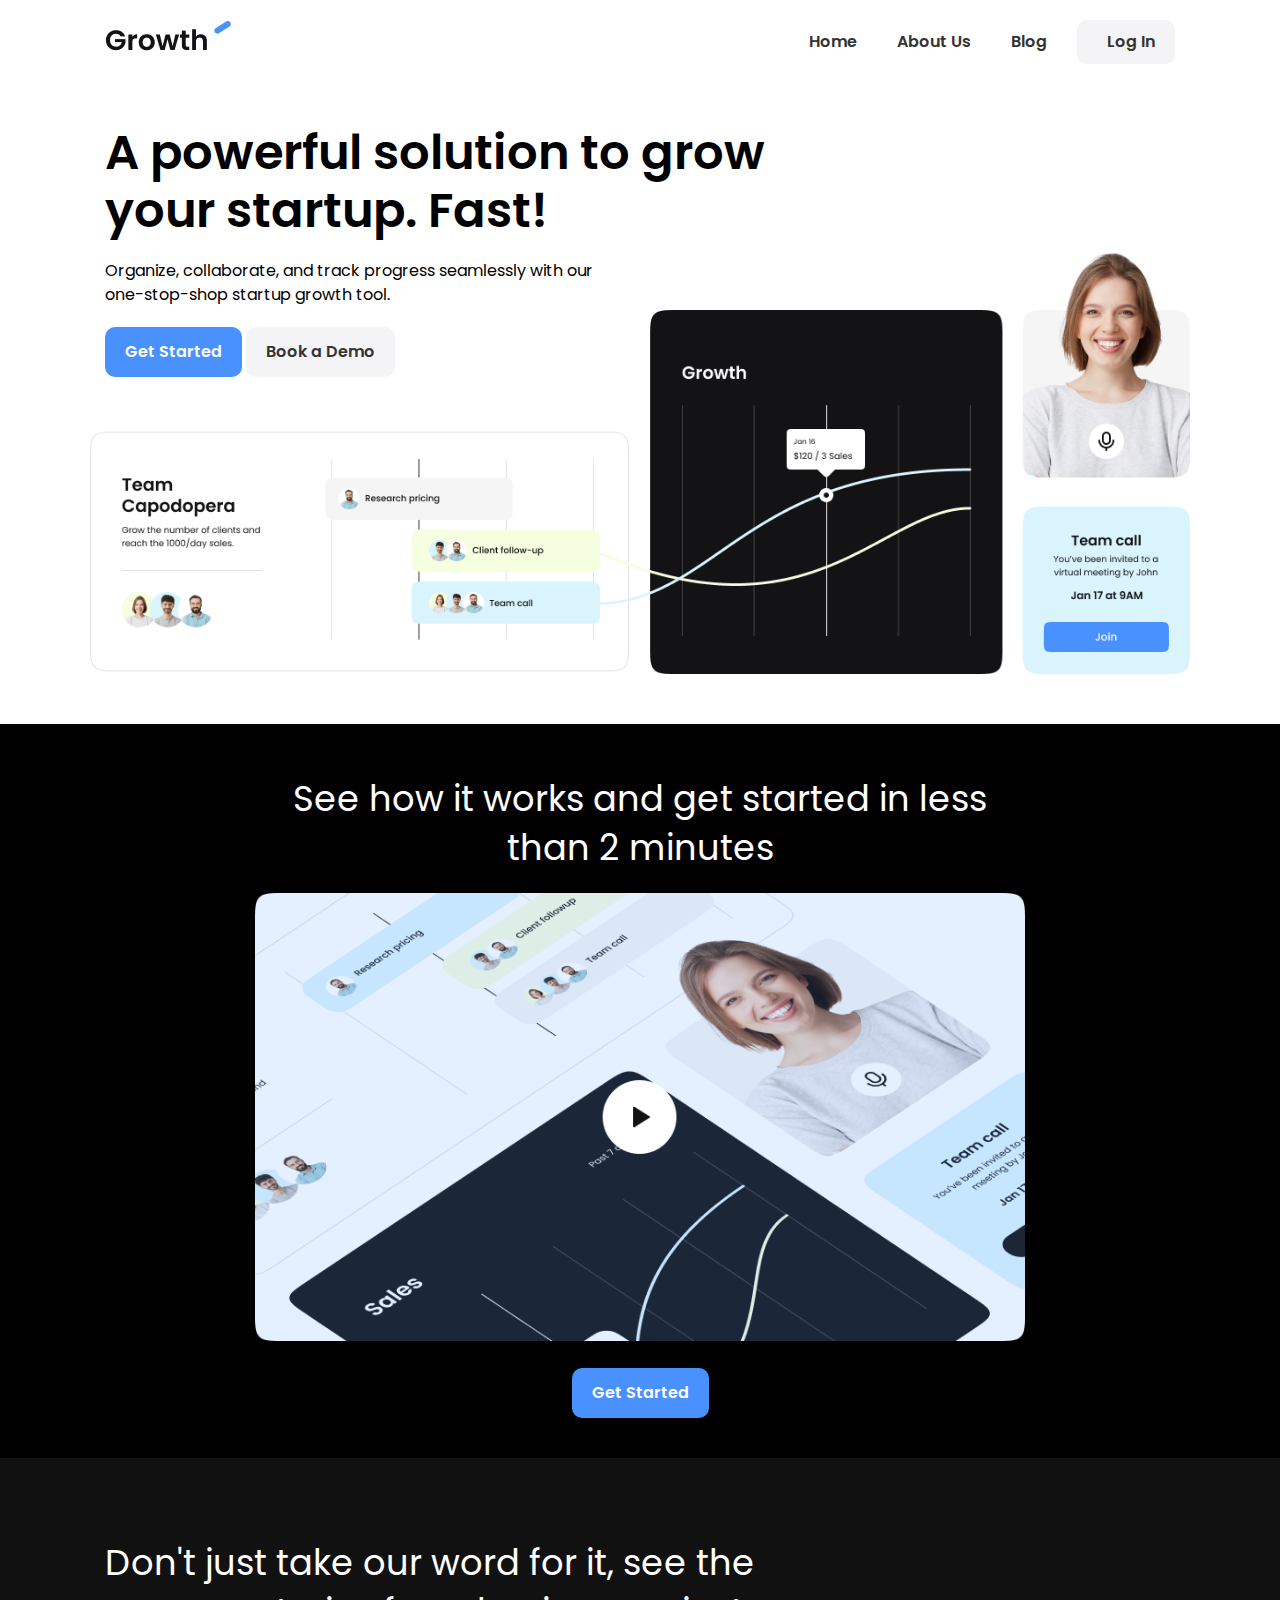
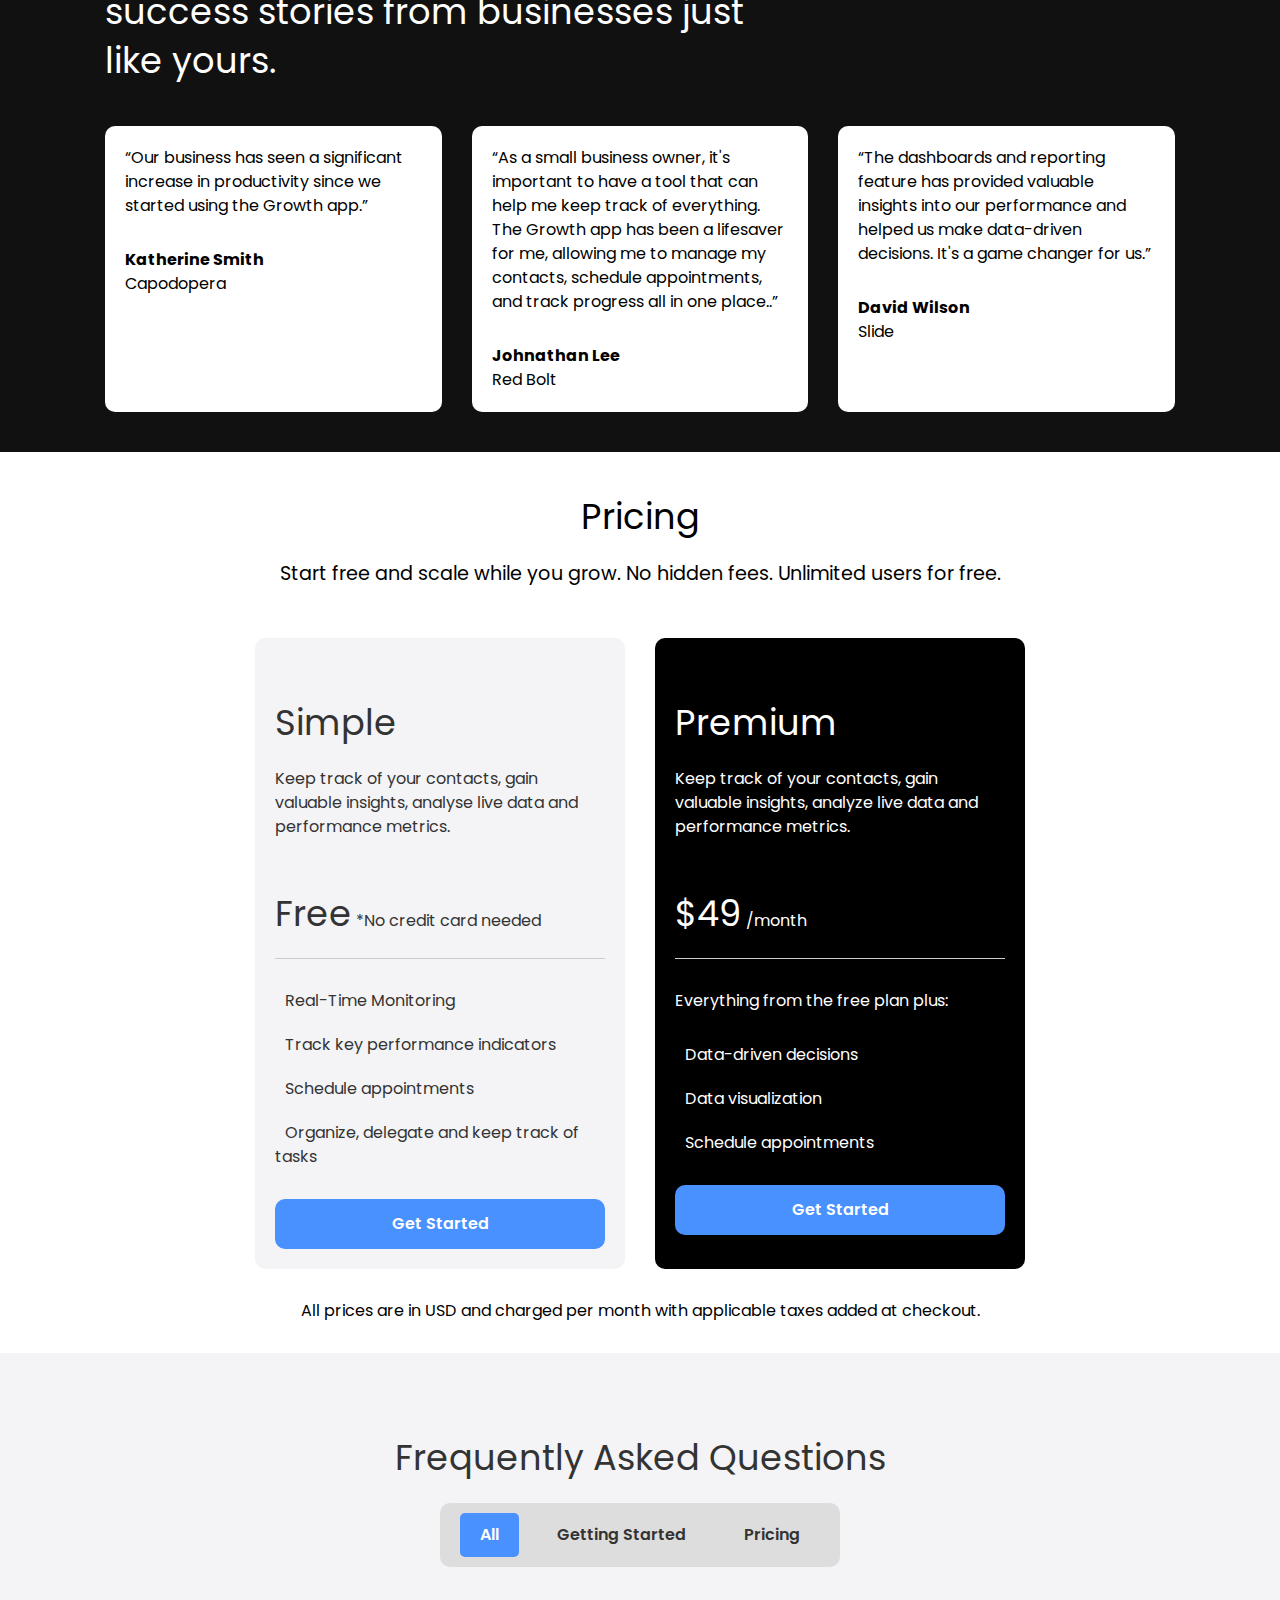
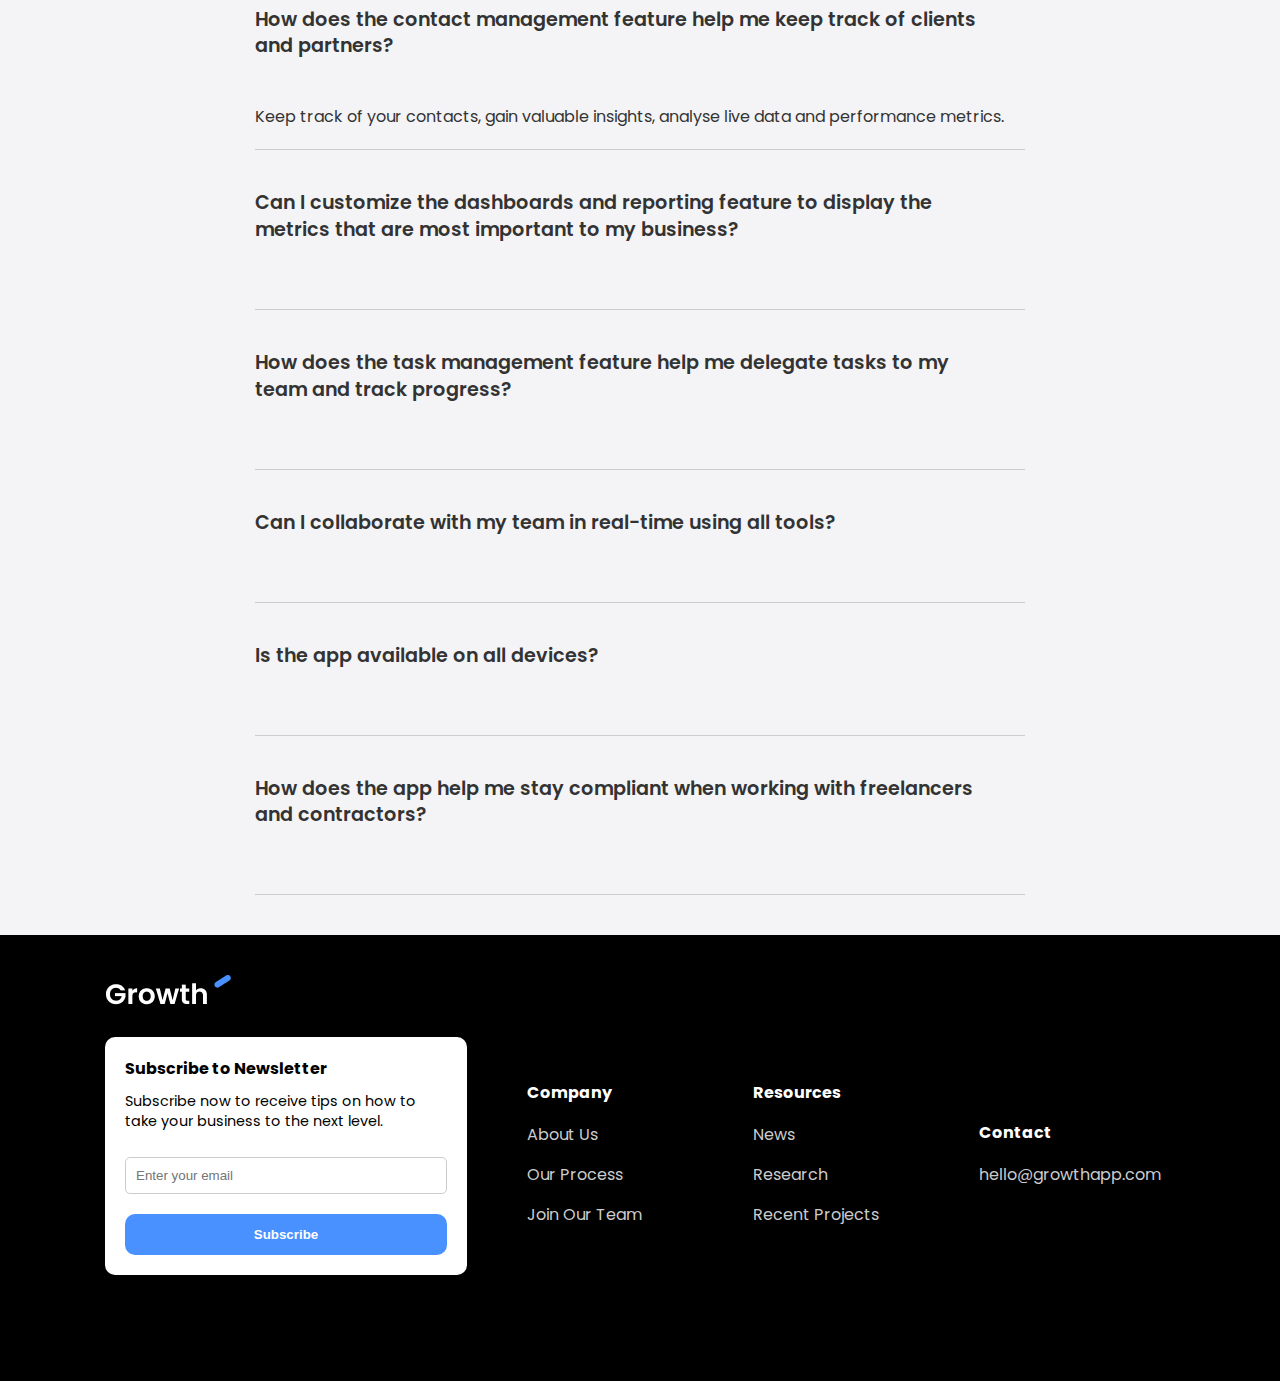
<file: index.html>
<!DOCTYPE html>
<html lang="en">
  <head>
    <meta charset="UTF-8" />
    <meta name="viewport" content="width=device-width, initial-scale=1.0" />
    <title>Growth App</title>
    <link rel="preconnect" href="https://fonts.googleapis.com" />
    <link rel="preconnect" href="https://fonts.gstatic.com" crossorigin />
    <link
      href="https://fonts.googleapis.com/css2?family=Poppins:wght@300;400;600;700&display=swap"
      rel="stylesheet"
    />
    <link
      rel="stylesheet"
      href="https://cdnjs.cloudflare.com/ajax/libs/font-awesome/6.4.2/css/all.min.css"
      integrity="sha512-z3gLpd7yknf1YoNbCzqRKc4qyor8gaKU1qmn+CShxbuBusANI9QpRohGBreCFkKxLhei6S9CQXFEbbKuqLg0DA=="
      crossorigin="anonymous"
      referrerpolicy="no-referrer"
    />
    <link rel="stylesheet" href="css/style.css" />
    <link rel="shortcut icon" href="images/favicon.ico" type="image/x-icon" />
  </head>
  <body>
    <nav class="navbar">
      <div class="container">
        <div class="logo">
          <a href="index.html">
            <img src="images/logo.png" alt="logo" />
          </a>
        </div>

        <div class="main-menu">
          <ul>
            <li>
              <a href="index.html">Home</a>
            </li>
            <li>
              <a href="#">About Us</a>
            </li>
            <li>
              <a href="#">Blog</a>
            </li>
            <li>
              <a class="btn" href="#"> <i class="fas fa-user"></i> Log In </a>
            </li>
          </ul>
        </div>
        <!-- Hamburger Button -->
        <button class="hamburger-button">
          <div class="hamburger-line"></div>
          <div class="hamburger-line"></div>
          <div class="hamburger-line"></div>
        </button>
        <div class="mobile-menu">
          <ul>
            <li>
              <a href="index.html">Home</a>
            </li>
            <li>
              <a href="#">About Us</a>
            </li>
            <li>
              <a href="#">Blog</a>
            </li>
            <li>
              <a class="btn" href="#"> <i class="fas fa-user"></i> Log In </a>
            </li>
          </ul>
        </div>
      </div>
    </nav>
    <!-- Hero -->
    <section class="hero">
      <div class="container">
        <div class="hero-content">
          <h1 class="hero-heading text-xxl">
            A powerful solution to grow your startup. Fast!
          </h1>
          <p class="hero-text">
            Organize, collaborate, and track progress seamlessly with our
            one-stop-shop startup growth tool.
          </p>
          <div class="hero-buttons">
            <a href="#" class="btn btn-primary">Get Started</a>
            <a href="#" class="btn"
              ><i class="fas fa-laptop"></i> Book a Demo</a
            >
          </div>
        </div>
      </div>
    </section>
    <!-- Video Section -->
    <section class="video bg-black">
      <div class="container-sm">
        <h2 class="video-heading text-xl text-center">
          See how it works and get started in less than 2 minutes
        </h2>
        <div class="video-content">
          <a href="#">
            <img
              src="images/video-preview.png"
              alt="video"
              class="video-preview"
            />
          </a>

          <a href="#" class="btn btn-primary">Get Started</a>
        </div>
      </div>
    </section>
    <!-- Testimonials -->
    <section class="testimonials bg-dark">
      <div class="container">
        <h3 class="testimonials-heading text-xl">
          Don't just take our word for it, see the success stories from
          businesses just like yours.
        </h3>
        <div class="testimonials-grid">
          <div class="card">
            <p>
              “Our business has seen a significant increase in productivity
              since we started using the Growth app.”
            </p>

            <p>Katherine Smith</p>
            <p>Capodopera</p>
          </div>

          <div class="card">
            <p>
              “As a small business owner, it's important to have a tool that can
              help me keep track of everything. The Growth app has been a
              lifesaver for me, allowing me to manage my contacts, schedule
              appointments, and track progress all in one place..”
            </p>

            <p>Johnathan Lee</p>
            <p>Red Bolt</p>
          </div>

          <div class="card">
            <p>
              “The dashboards and reporting feature has provided valuable
              insights into our performance and helped us make data-driven
              decisions. It's a game changer for us.”
            </p>

            <p>David Wilson</p>
            <p>Slide</p>
          </div>
        </div>
      </div>
    </section>

    <!-- Pricing -->
    <section class="pricing">
      <div class="container-sm">
        <h3 class="pricing-heading text-xl text-center">Pricing</h3>
        <p class="pricing-subheading text-md text-center">
          Start free and scale while you grow. No hidden fees. Unlimited users
          for free.
        </p>
        <div class="pricing-grid">
          <!-- Pricing Card 1 -->
          <div class="card bg-light">
            <div class="pricing-card-header">
              <h4 class="pricing-heading text-xl">Simple</h4>
              <p class="pricing-card-subheading">
                Keep track of your contacts, gain valuable insights, analyse
                live data and performance metrics.
              </p>
              <p class="pricing-card-price">
                <span class="text-xl">Free</span>
                *No credit card needed
              </p>
            </div>
            <div class="pricing-card-body">
              <ul>
                <li><i class="fas fa-check"></i> Real-Time Monitoring</li>
                <li>
                  <i class="fas fa-check"></i>Track key performance indicators
                </li>
                <li><i class="fas fa-check"></i>Schedule appointments</li>
                <li>
                  <i class="fas fa-check"></i>Organize, delegate and keep track
                  of tasks
                </li>
              </ul>
              <a href="#" class="btn btn-primary btn-block">Get Started</a>
            </div>
          </div>

          <!-- Pricing Card 2 -->
          <div class="card bg-black">
            <div class="pricing-card-header">
              <h4 class="pricing-card-heading text-xl">Premium</h4>
              <p class="pricing-card-subheading">
                Keep track of your contacts, gain valuable insights, analyze
                live data and performance metrics.
              </p>
              <p class="pricing-card-price">
                <span class="text-xl">$49</span> /month
              </p>
            </div>
            <div class="pricing-card-body">
              <p>Everything from the free plan plus:</p>
              <ul>
                <li><i class="fas fa-check"></i>Data-driven decisions</li>
                <li><i class="fas fa-check"></i>Data visualization</li>
                <li><i class="fas fa-check"></i>Schedule appointments</li>
              </ul>
              <a href="#" class="btn btn-primary btn-block">Get Started</a>
            </div>
          </div>
        </div>
        <p class="pricing-footer text-center">
          All prices are in USD and charged per month with applicable taxes
          added at checkout.
        </p>
      </div>
    </section>

    <!-- FAQ -->
    <section class="faq bg-light">
      <div class="container-sm">
        <h3 class="text-xl text-center">Frequently Asked Questions</h3>
        <ul class="faq-menu">
          <li class="active">All</li>
          <li>Getting Started</li>
          <li>Pricing</li>
        </ul>
        <div class="faq-content">
          <div class="faq-group">
            <div class="faq-group-header">
              <h4 class="text-md">
                How does the contact management feature help me keep track of
                clients and partners?
              </h4>
              <i class="fas fa-minus"></i>
            </div>
            <div class="faq-group-body open">
              <p>
                Keep track of your contacts, gain valuable insights, analyse
                live data and performance metrics.
              </p>
            </div>
          </div>

          <div class="faq-group">
            <div class="faq-group-header">
              <h4 class="text-md">
                Can I customize the dashboards and reporting feature to display
                the metrics that are most important to my business?
              </h4>
              <i class="fas fa-plus"></i>
            </div>
            <div class="faq-group-body">
              <p>
                Lorem, ipsum dolor sit amet consectetur adipisicing elit. Ad
                culpa enim blanditiis rem ipsum aliquam, unde iste fugit
                praesentium eos?
              </p>
            </div>
          </div>

          <div class="faq-group">
            <div class="faq-group-header">
              <h4 class="text-md">
                How does the task management feature help me delegate tasks to
                my team and track progress?
              </h4>
              <i class="fas fa-plus"></i>
            </div>
            <div class="faq-group-body">
              <p>
                Lorem ipsum dolor sit amet, consectetur adipisicing elit.
                Incidunt, a! Quaerat, voluptatum. Animi molestias ex quasi
                explicabo minima perferendis commodi.
              </p>
            </div>
          </div>

          <div class="faq-group">
            <div class="faq-group-header">
              <h4 class="text-md">
                Can I collaborate with my team in real-time using all tools?
              </h4>
              <i class="fas fa-plus"></i>
            </div>
            <div class="faq-group-body">
              <p>
                Lorem, ipsum dolor sit amet consectetur adipisicing elit.
                Obcaecati doloremque assumenda aut dolorem recusandae quibusdam
                aliquid. Repellat animi quam vitae.
              </p>
            </div>
          </div>

          <div class="faq-group">
            <div class="faq-group-header">
              <h4 class="text-md">Is the app available on all devices?</h4>
              <i class="fas fa-plus"></i>
            </div>
            <div class="faq-group-body">
              <p>
                Lorem, ipsum dolor sit amet consectetur adipisicing elit.
                Obcaecati doloremque assumenda aut dolorem recusandae quibusdam
                aliquid. Repellat animi quam vitae.
              </p>
            </div>
          </div>

          <div class="faq-group">
            <div class="faq-group-header">
              <h4 class="text-md">
                How does the app help me stay compliant when working with
                freelancers and contractors?
              </h4>
              <i class="fas fa-plus"></i>
            </div>
            <div class="faq-group-body">
              <p>
                Lorem, ipsum dolor sit amet consectetur adipisicing elit.
                Obcaecati doloremque assumenda aut dolorem recusandae quibusdam
                aliquid. Repellat animi quam vitae.
              </p>
            </div>
          </div>
        </div>
      </div>
    </section>

    <!-- Footer -->
    <footer class="footer bg-black">
      <div class="container">
        <div class="footer-grid">
          <div>
            <a href="index.html">
              <img src="images/logo-white.png" alt="logo" />
            </a>
            <div class="card">
              <h4>Subscribe to Newsletter</h4>
              <p class="text-sm">
                Subscribe now to receive tips on how to take your business to
                the next level.
              </p>
              <form>
                <input type="email" id="email" placeholder="Enter your email" />
                <button type="submit" class="btn btn-primary btn-block">
                  Subscribe
                </button>
              </form>
            </div>
            <i class="fab fa-linkedin"></i>
            <i class="fab fa-twitter"></i>
          </div>
          <div>
            <h4>Company</h4>
            <ul>
              <li><a href="#">About Us</a></li>
              <li><a href="#">Our Process</a></li>
              <li><a href="#">Join Our Team</a></li>
            </ul>
          </div>
          <div>
            <h4>Resources</h4>
            <ul>
              <li><a href="#">News</a></li>
              <li><a href="#">Research</a></li>
              <li><a href="#">Recent Projects</a></li>
            </ul>
          </div>
          <div>
            <h4>Contact</h4>
            <ul>
              <li>
                <a href="#">hello@growthapp.com</a>
              </li>
            </ul>
          </div>
        </div>
      </div>
    </footer>

    <script src="js/main.js"></script>
  </body>
</html>
</file>
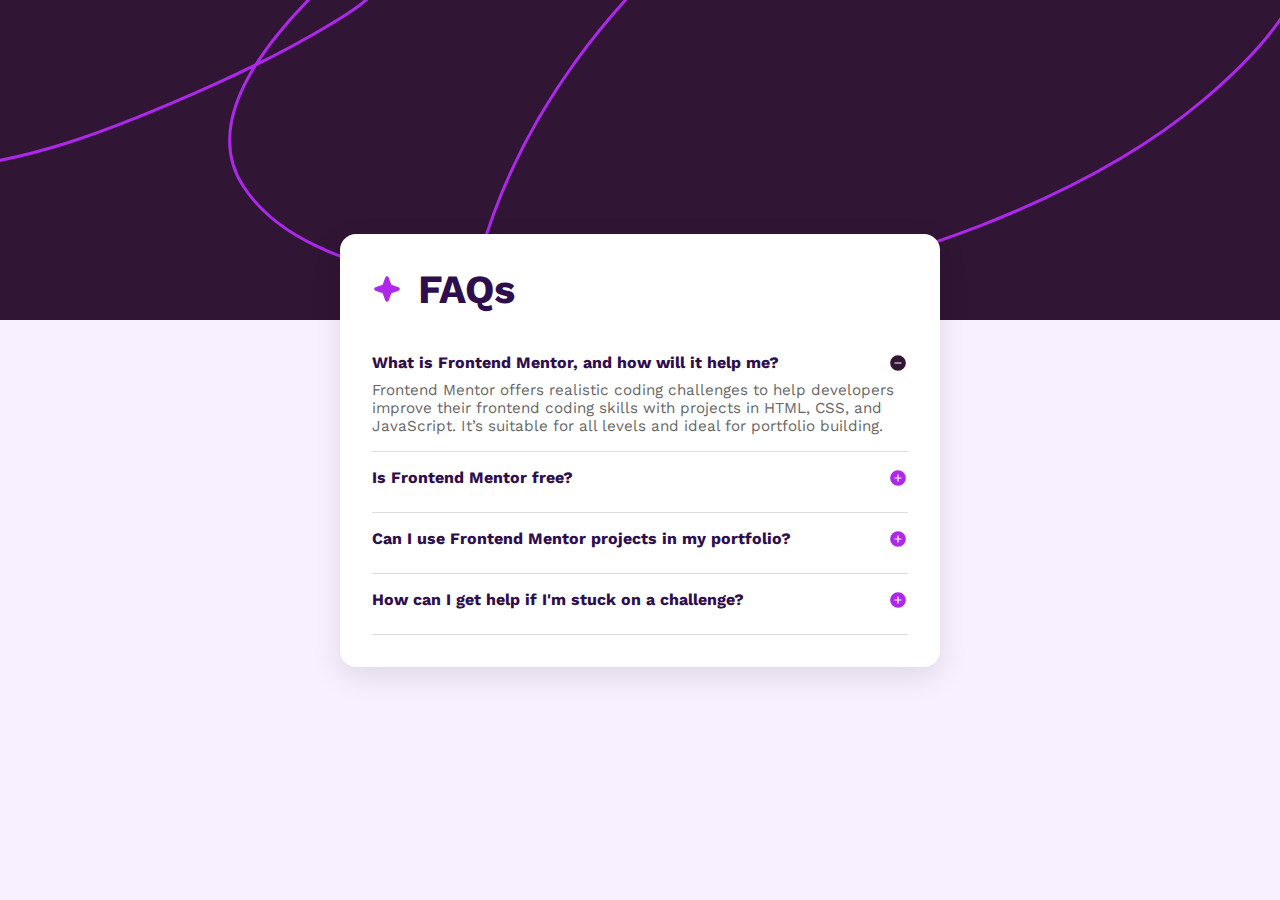
<file: faqaccordion-main/index.html>
<!DOCTYPE html>
<html lang="en">
<head>
  <meta charset="UTF-8" />
  <meta name="viewport" content="width=device-width, initial-scale=1.0" />
  <title>FAQs</title>
  <link rel="stylesheet" href="style.css" />
</head>
<body>
  <div class="container">
    <div class="faq-box">
      <div class="faq-header">
        <img src="icon-star.svg" alt="star" class="icon" />
        <h1>FAQs</h1>
      </div>

      <div class="faq">
        <div class="question active">
          <h2>What is Frontend Mentor, and how will it help me?</h2>
          <img src="icon-minus.svg" alt="toggle icon" class="toggle-icon" />
        </div>
        <div class="answer show">
          <p>
            Frontend Mentor offers realistic coding challenges to help
            developers improve their frontend coding skills with projects in
            HTML, CSS, and JavaScript. It’s suitable for all levels and ideal
            for portfolio building.
          </p>
        </div>
      </div>

      <div class="faq">
        <div class="question">
          <h2>Is Frontend Mentor free?</h2>
          <img src="icon-plus.svg" alt="toggle icon" class="toggle-icon" />
        </div>
        <div class="answer">
          <p>Yes, most challenges are free, but premium ones require payment.</p>
        </div>
      </div>

      <div class="faq">
        <div class="question">
          <h2>Can I use Frontend Mentor projects in my portfolio?</h2>
          <img src="icon-plus.svg" alt="toggle icon" class="toggle-icon" />
        </div>
        <div class="answer">
          <p>Yes! It's a great way to show your skills to potential employers.</p>
        </div>
      </div>

      <div class="faq">
        <div class="question">
          <h2>How can I get help if I'm stuck on a challenge?</h2>
          <img src="icon-plus.svg" alt="toggle icon" class="toggle-icon" />
        </div>
        <div class="answer">
          <p>
            You can ask questions on the community forum or check solutions
            others have posted for guidance.
          </p>
        </div>
      </div>
    </div>
  </div>

  <script src="script.js"></script>
</body>
</html>
</file>
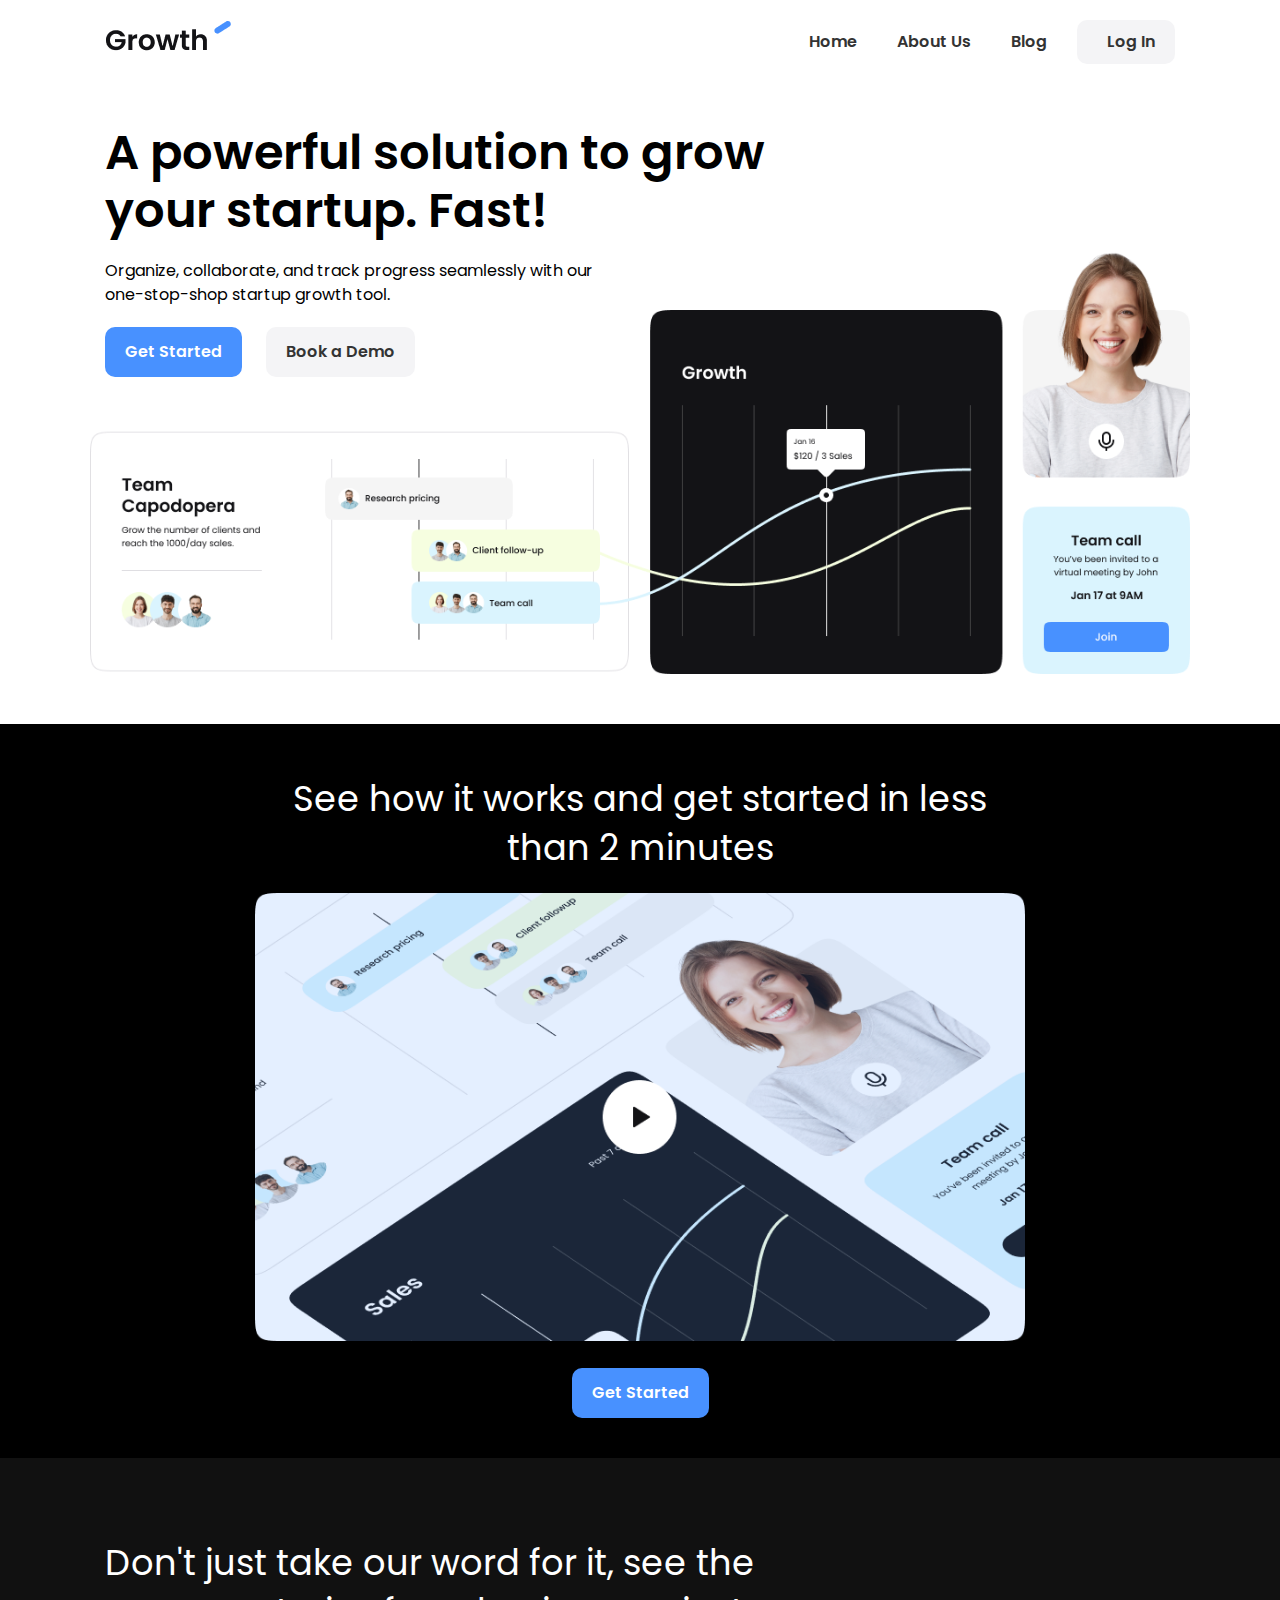
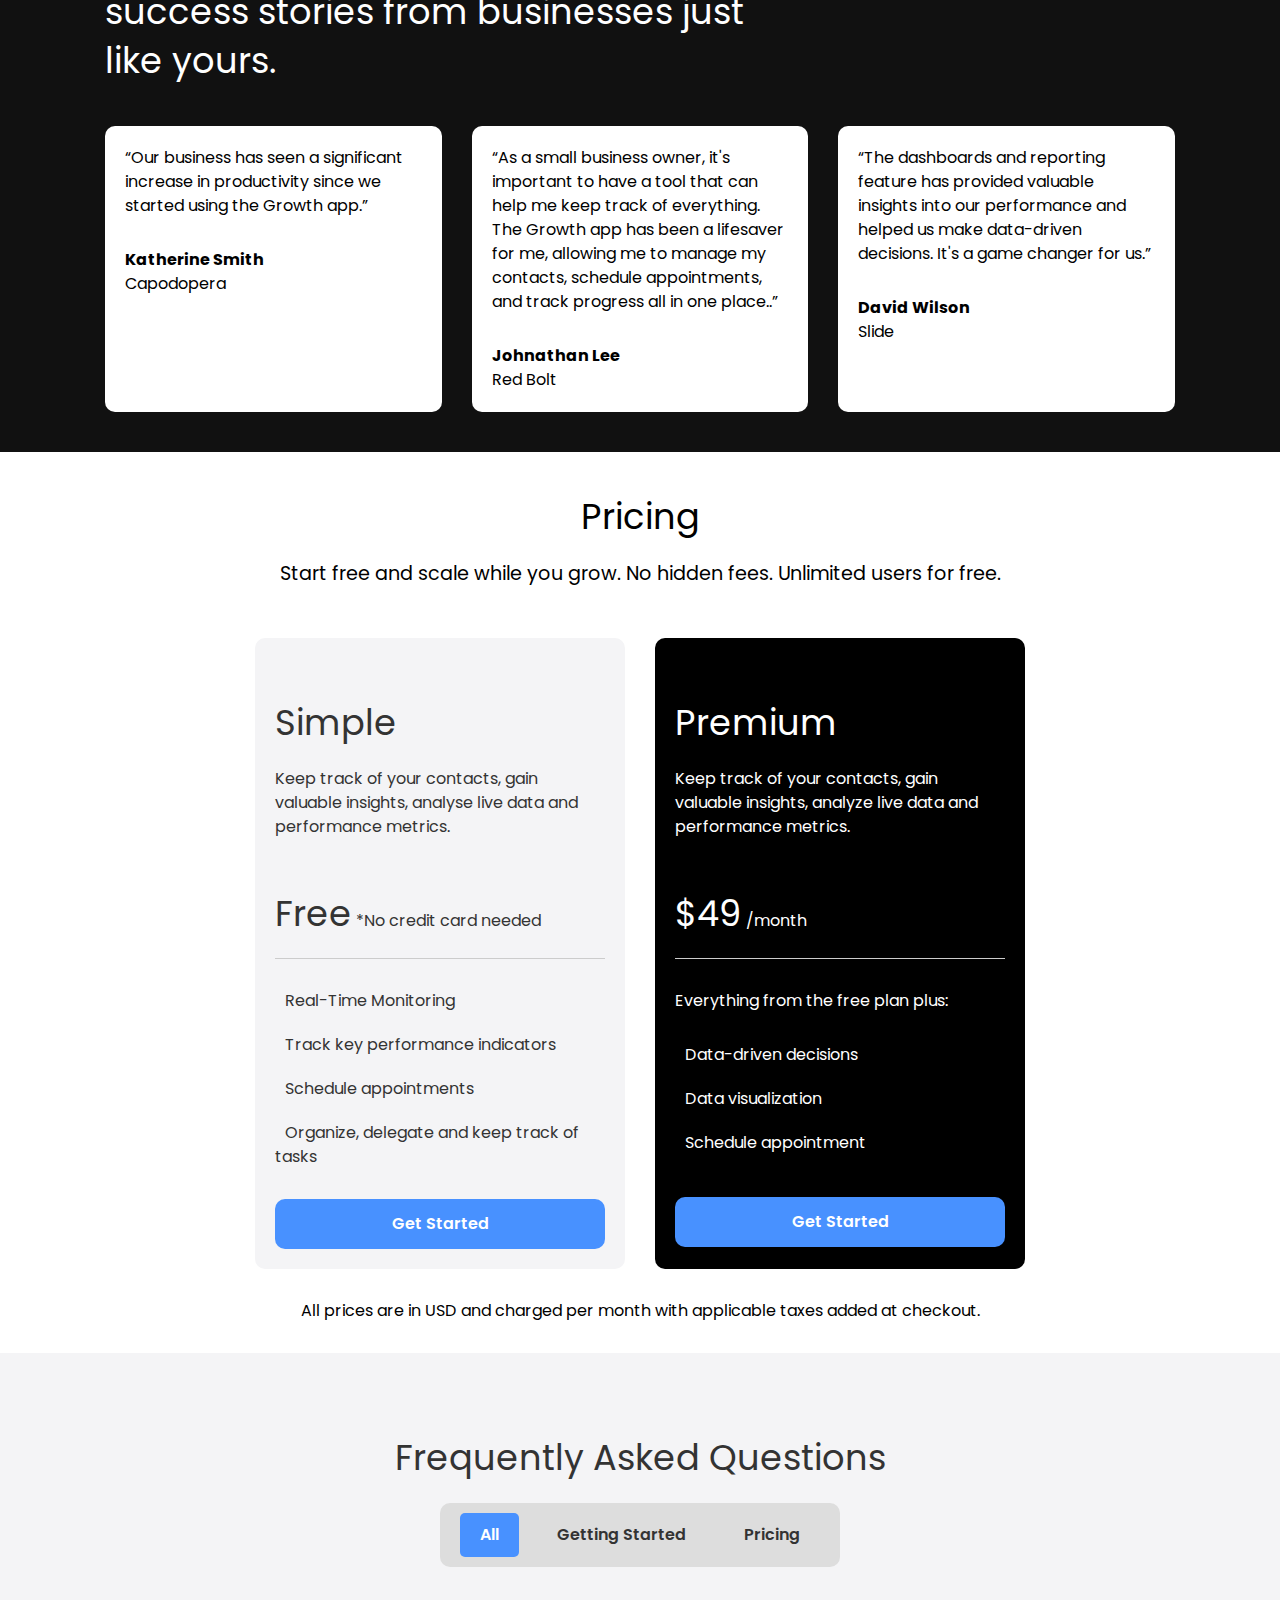
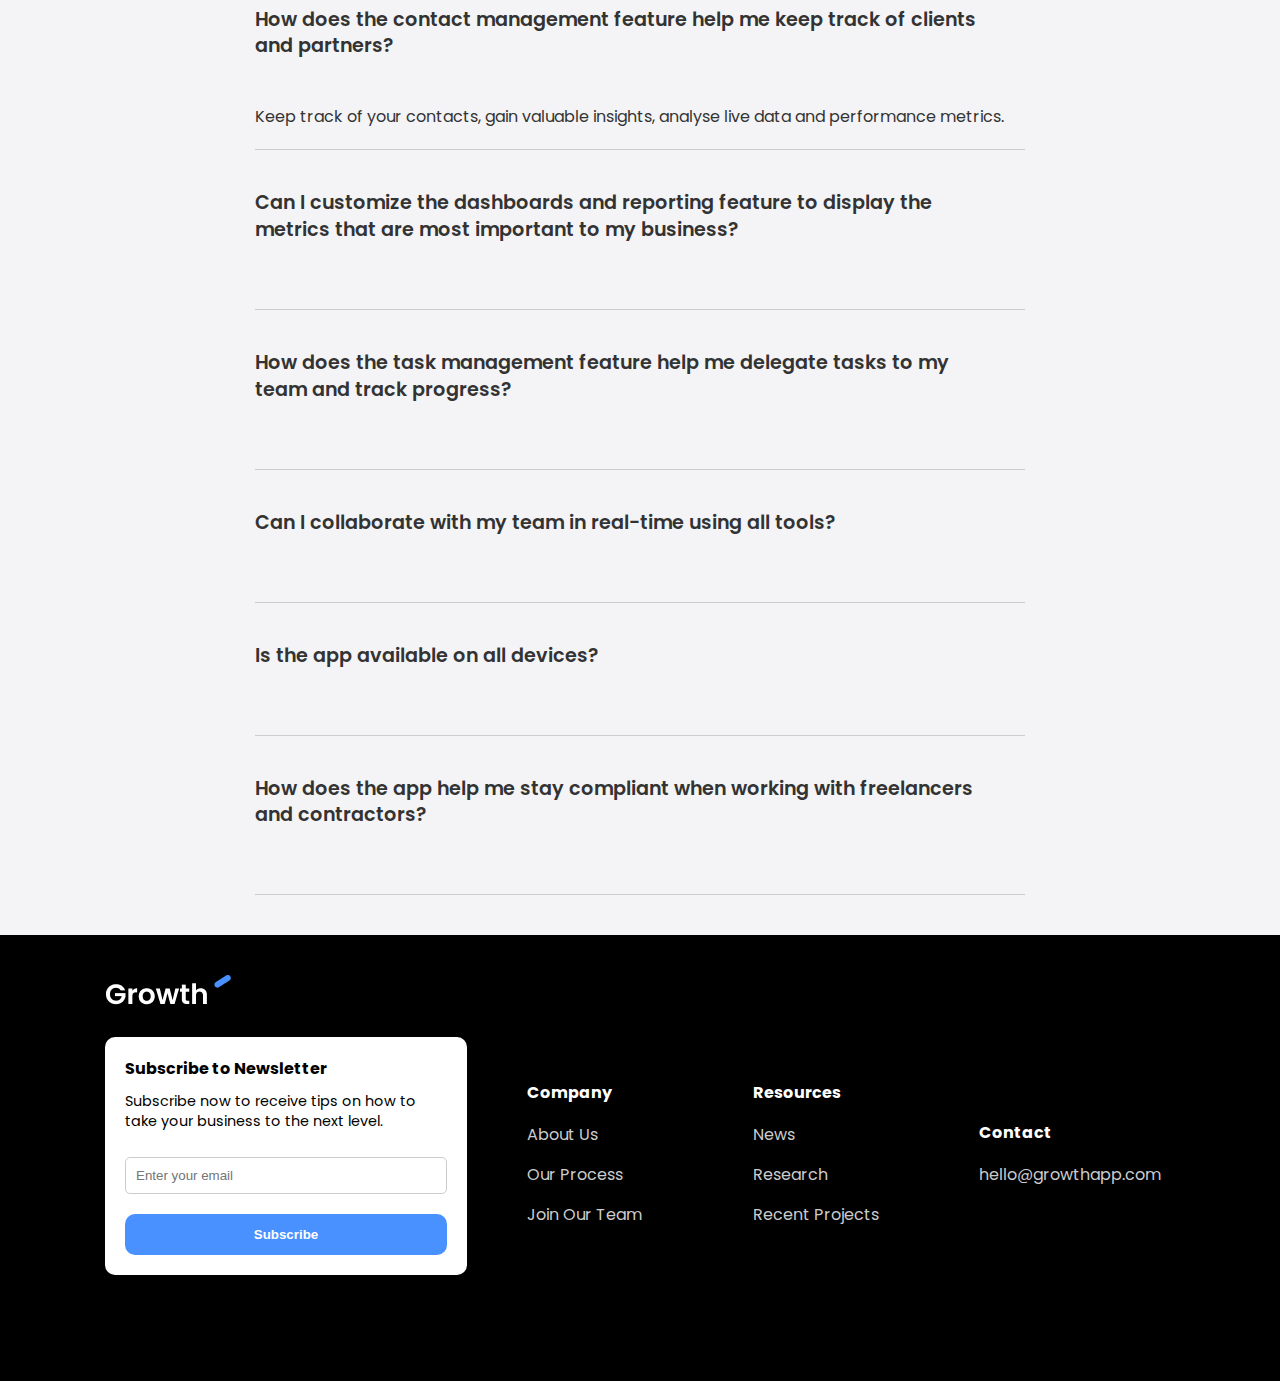
<file: Growth Landing Page/index.html>
<!DOCTYPE html>
<html lang="en">
  <head>
    <meta charset="UTF-8" />
    <meta name="viewport" content="width=device-width, initial-scale=1.0" />
    <title>Growth App</title>
    <link rel="preconnect" href="https://fonts.googleapis.com" />
    <link rel="preconnect" href="https://fonts.gstatic.com" crossorigin />
    <link
      href="https://fonts.googleapis.com/css2?family=Poppins:wght@300;400;600;700&display=swap"
      rel="stylesheet"
    />
    <link
      rel="stylesheet"
      href="https://cdnjs.cloudflare.com/ajax/libs/font-awesome/6.4.2/css/all.min.css"
      integrity="sha512-z3gLpd7yknf1YoNbCzqRKc4qyor8gaKU1qmn+CShxbuBusANI9QpRohGBreCFkKxLhei6S9CQXFEbbKuqLg0DA=="
      crossorigin="anonymous"
      referrerpolicy="no-referrer"
    />
    <link rel="stylesheet" href="style.css" />
    <link rel="shortcut icon" href="images/favicon.ico" type="image/x-icon" />
  </head>
  <body>
    <nav class="navbar">
      <div class="container">
        <div class="logo">
          <a href="index.html">
            <img src="images/logo.png" alt="logo" />
          </a>
        </div>

        <div class="main-menu">
          <ul>
            <li>
              <a href="index.html">Home</a>
            </li>
            <li>
              <a href="#">About Us</a>
            </li>
            <li>
              <a href="#">Blog</a>
            </li>
            <li>
              <a class="btn" href="#"> <i class="fas fa-user"></i> Log In </a>
            </li>
          </ul>
        </div>
        <!-- Hamburger Button -->
        <button class="hamburger-button">
          <div class="hamburger-line"></div>
          <div class="hamburger-line"></div>
          <div class="hamburger-line"></div>
        </button>
        <div class="mobile-menu">
          <ul>
            <li>
              <a href="index.html">Home</a>
            </li>
            <li>
              <a href="#">About Us</a>
            </li>
            <li>
              <a href="#">Blog</a>
            </li>
            <li>
              <a class="btn" href="#"> <i class="fas fa-user"></i> Log In </a>
            </li>
          </ul>
        </div>
      </div>
    </nav>
    <!-- Hero -->
    <section class="hero">
      <div class="container">
        <div class="hero-content">
          <h1 class="hero-heading text-xxl">
            A powerful solution to grow your startup. Fast!
          </h1>
          <p class="hero-text">
            Organize, collaborate, and track progress seamlessly with our
            one-stop-shop startup growth tool.
          </p>
          <div class="hero-buttons">
            <a href="#" class="btn btn-getstarted btn-primary">Get Started</a>
            <a href="#" class="btn"
              ><i class="fas fa-laptop"></i> Book a Demo</a>
          </div>
        </div>
      </div>
    </section>
    <!-- Video Section -->
    <section class="video bg-black">
      <div class="container-sm">
        <h2 class="video-heading text-xl text-center">
          See how it works and get started in less than 2 minutes
        </h2>
        <div class="video-content">
          <a href="#">
            <img
              src="images/video-preview.png"
              alt="video"
              class="video-preview"
            />
          </a>

          <a href="#" class="btn btn-primary">Get Started</a>
        </div>
      </div>
    </section>
    <!-- Testimonials -->
    <section class="testimonials bg-dark">
      <div class="container">
        <h3 class="testimonials-heading text-xl">
          Don't just take our word for it, see the success stories from
          businesses just like yours.
        </h3>
        <div class="testimonials-grid">
          <div class="card">
            <p>
              “Our business has seen a significant increase in productivity
              since we started using the Growth app.”
            </p>

            <p>Katherine Smith</p>
            <p>Capodopera</p>
          </div>

          <div class="card">
            <p>
              “As a small business owner, it's important to have a tool that can
              help me keep track of everything. The Growth app has been a
              lifesaver for me, allowing me to manage my contacts, schedule
              appointments, and track progress all in one place..”
            </p>

            <p>Johnathan Lee</p>
            <p>Red Bolt</p>
          </div>

          <div class="card">
            <p>
              “The dashboards and reporting feature has provided valuable
              insights into our performance and helped us make data-driven
              decisions. It's a game changer for us.”
            </p>

            <p>David Wilson</p>
            <p>Slide</p>
          </div>
        </div>
      </div>
    </section>

    <!-- Pricing -->
    <section class="pricing">
      <div class="container-sm">
        <h3 class="pricing-heading text-xl text-center">Pricing</h3>
        <p class="pricing-subheading text-md text-center">
          Start free and scale while you grow. No hidden fees. Unlimited users
          for free.
        </p>
        <div class="pricing-grid">
          <!-- Pricing Card 1 -->
          <div class="card bg-light">
            <div class="pricing-card-header">
              <h4 class="pricing-heading text-xl">Simple</h4>
              <p class="pricing-card-subheading">
                Keep track of your contacts, gain valuable insights, analyse
                live data and performance metrics.
              </p>
              <p class="pricing-card-price">
                <span class="text-xl">Free</span>
                *No credit card needed
              </p>
            </div>
            <div class="pricing-card-body">
              <ul>
                <li><i class="fas fa-check"></i> Real-Time Monitoring</li>
                <li>
                  <i class="fas fa-check"></i>Track key performance indicators
                </li>
                <li><i class="fas fa-check"></i>Schedule appointments</li>
                <li>
                  <i class="fas fa-check"></i>Organize, delegate and keep track
                  of tasks
                </li>
              </ul>
              <a href="#" class="btn btn-primary btn-block">Get Started</a>
            </div>
          </div>

          <!-- Pricing Card 2 -->
          <div class="card bg-black">
            <div class="pricing-card-header">
              <h4 class="pricing-card-heading text-xl">Premium</h4>
              <p class="pricing-card-subheading">
                Keep track of your contacts, gain valuable insights, analyze
                live data and performance metrics.
              </p>
              <p class="pricing-card-price">
                <span class="text-xl">$49</span> /month
              </p>
            </div>
            <div class="pricing-card-body">
              <p>Everything from the free plan plus:</p>
              <ul>
                <li><i class="fas fa-check"></i>Data-driven decisions</li>
                <li><i class="fas fa-check"></i>Data visualization</li>
                <li><i class="fas fa-check"></i>Schedule appointment <p class="line"><br></p></li>
              </ul>
              <a href="#" class="btn btn-primary btn-block">Get Started</a>
            </div>
          </div>
        </div>
        <p class="pricing-footer text-center">
          All prices are in USD and charged per month with applicable taxes
          added at checkout.
        </p>
      </div>
    </section>

    <!-- FAQ -->
    <section class="faq bg-light">
      <div class="container-sm">
        <h3 class="text-xl text-center">Frequently Asked Questions</h3>
        <ul class="faq-menu">
          <li class="active">All</li>
          <li>Getting Started</li>
          <li>Pricing</li>
        </ul>
        <div class="faq-content">
          <div class="faq-group">
            <div class="faq-group-header">
              <h4 class="text-md">
                How does the contact management feature help me keep track of
                clients and partners?
              </h4>
              <i class="fas fa-minus"></i>
            </div>
            <div class="faq-group-body open">
              <p>
                Keep track of your contacts, gain valuable insights, analyse
                live data and performance metrics.
              </p>
            </div>
          </div>

          <div class="faq-group">
            <div class="faq-group-header">
              <h4 class="text-md">
                Can I customize the dashboards and reporting feature to display
                the metrics that are most important to my business?
              </h4>
              <i class="fas fa-plus"></i>
            </div>
            <div class="faq-group-body">
              <p>
                Lorem, ipsum dolor sit amet consectetur adipisicing elit. Ad
                culpa enim blanditiis rem ipsum aliquam, unde iste fugit
                praesentium eos?
              </p>
            </div>
          </div>

          <div class="faq-group">
            <div class="faq-group-header">
              <h4 class="text-md">
                How does the task management feature help me delegate tasks to
                my team and track progress?
              </h4>
              <i class="fas fa-plus"></i>
            </div>
            <div class="faq-group-body">
              <p>
                Lorem ipsum dolor sit amet, consectetur adipisicing elit.
                Incidunt, a! Quaerat, voluptatum. Animi molestias ex quasi
                explicabo minima perferendis commodi.
              </p>
            </div>
          </div>

          <div class="faq-group">
            <div class="faq-group-header">
              <h4 class="text-md">
                Can I collaborate with my team in real-time using all tools?
              </h4>
              <i class="fas fa-plus"></i>
            </div>
            <div class="faq-group-body">
              <p>
                Lorem, ipsum dolor sit amet consectetur adipisicing elit.
                Obcaecati doloremque assumenda aut dolorem recusandae quibusdam
                aliquid. Repellat animi quam vitae.
              </p>
            </div>
          </div>

          <div class="faq-group">
            <div class="faq-group-header">
              <h4 class="text-md">Is the app available on all devices?</h4>
              <i class="fas fa-plus"></i>
            </div>
            <div class="faq-group-body">
              <p>
                Lorem, ipsum dolor sit amet consectetur adipisicing elit.
                Obcaecati doloremque assumenda aut dolorem recusandae quibusdam
                aliquid. Repellat animi quam vitae.
              </p>
            </div>
          </div>

          <div class="faq-group">
            <div class="faq-group-header">
              <h4 class="text-md">
                How does the app help me stay compliant when working with
                freelancers and contractors?
              </h4>
              <i class="fas fa-plus"></i>
            </div>
            <div class="faq-group-body">
              <p>
                Lorem, ipsum dolor sit amet consectetur adipisicing elit.
                Obcaecati doloremque assumenda aut dolorem recusandae quibusdam
                aliquid. Repellat animi quam vitae.
              </p>
            </div>
          </div>
        </div>
      </div>
    </section>

    <!-- Footer -->
    <footer class="footer bg-black">
      <div class="container">
        <div class="footer-grid">
          <div>
            <a href="index.html">
              <img src="images/logo-white.png" alt="logo" />
            </a>
            <div class="card">
              <h4>Subscribe to Newsletter</h4>
              <p class="text-sm">
                Subscribe now to receive tips on how to take your business to
                the next level.
              </p>
              <form>
                <input type="email" id="email" placeholder="Enter your email" />
                <button type="submit" class="btn btn-primary btn-block">
                  Subscribe
                </button>
              </form>
            </div>
            <i class="fab fa-linkedin"></i>
            <i class="fab fa-twitter"></i>
          </div>
          <div>
            <h4>Company</h4>
            <ul>
              <li><a href="#">About Us</a></li>
              <li><a href="#">Our Process</a></li>
              <li><a href="#">Join Our Team</a></li>
            </ul>
          </div>
          <div>
            <h4>Resources</h4>
            <ul>
              <li><a href="#">News</a></li>
              <li><a href="#">Research</a></li>
              <li><a href="#">Recent Projects</a></li>
            </ul>
          </div>
          <div>
            <h4>Contact</h4>
            <ul>
              <li>
                <a href="#">hello@growthapp.com</a>
              </li>
            </ul>
          </div>
        </div>
      </div>
    </footer>

    <script src="main.js"></script>
  </body>
</html>
</file>
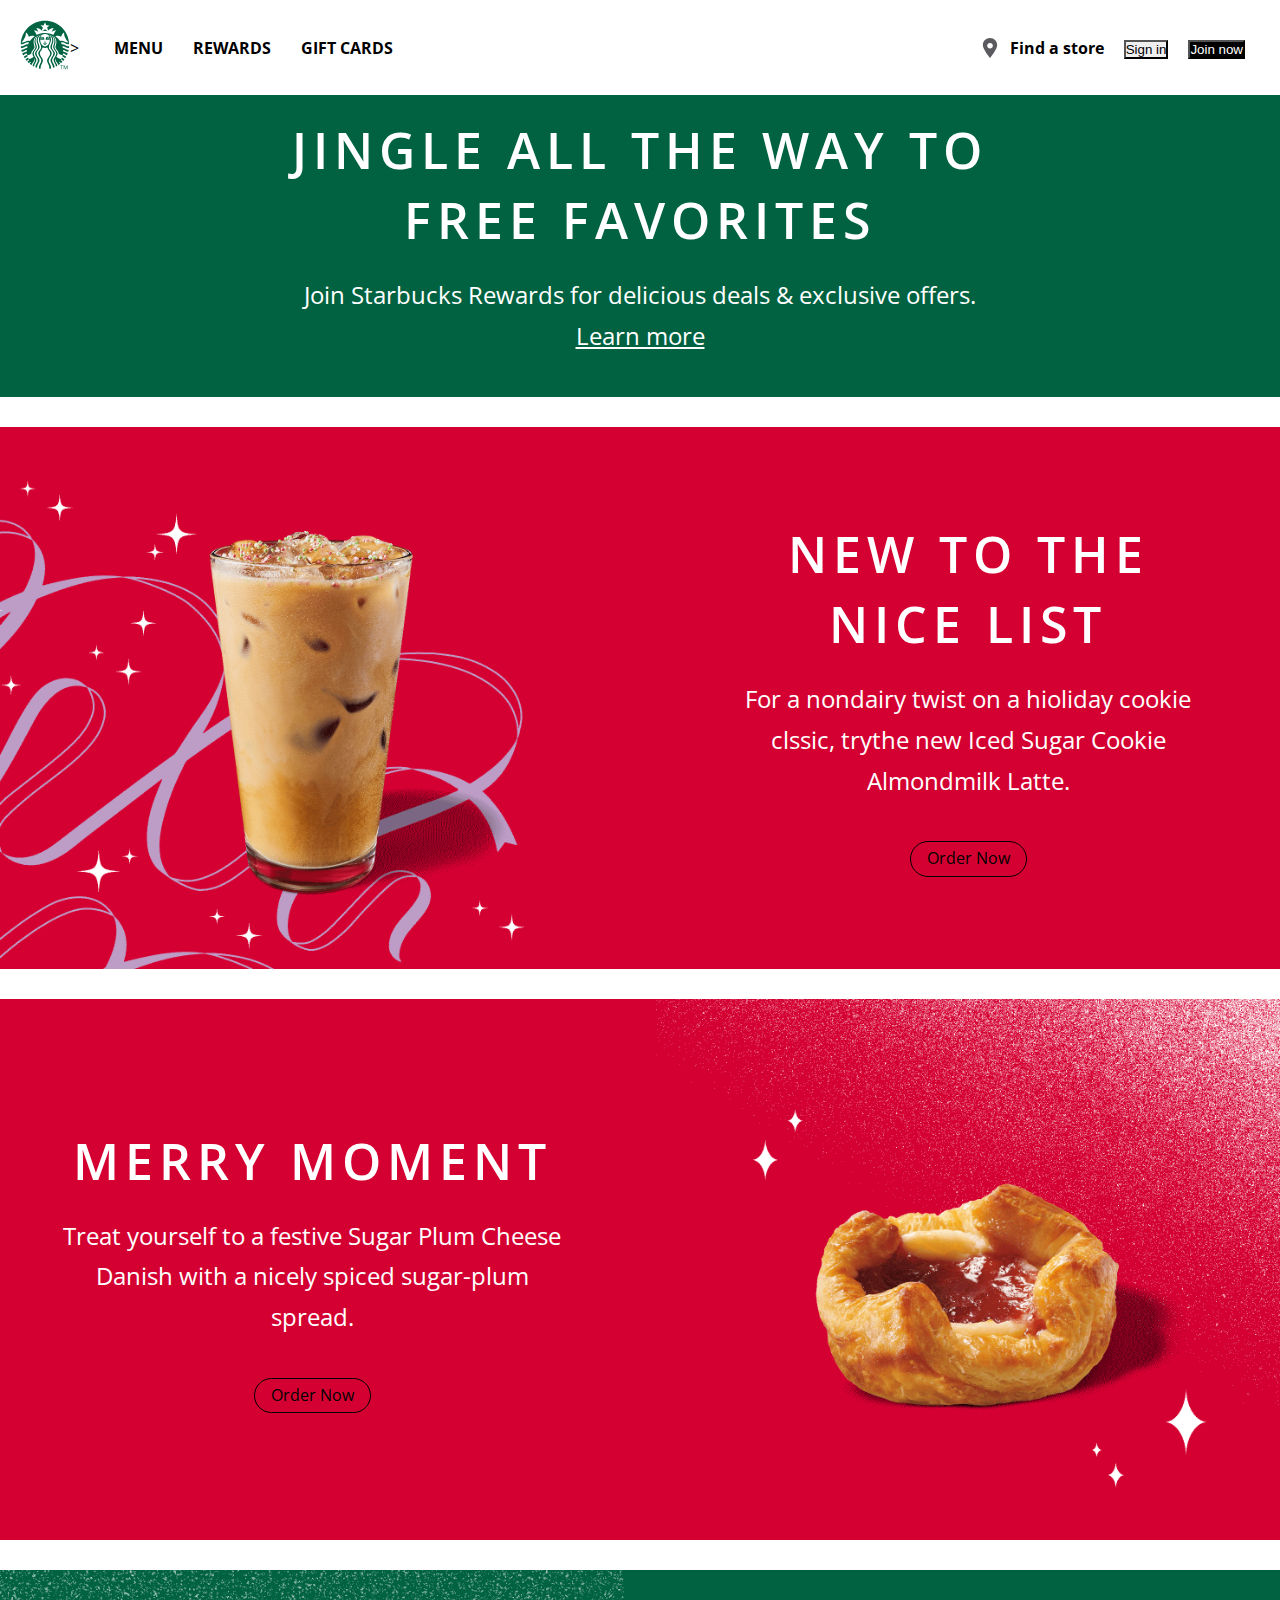
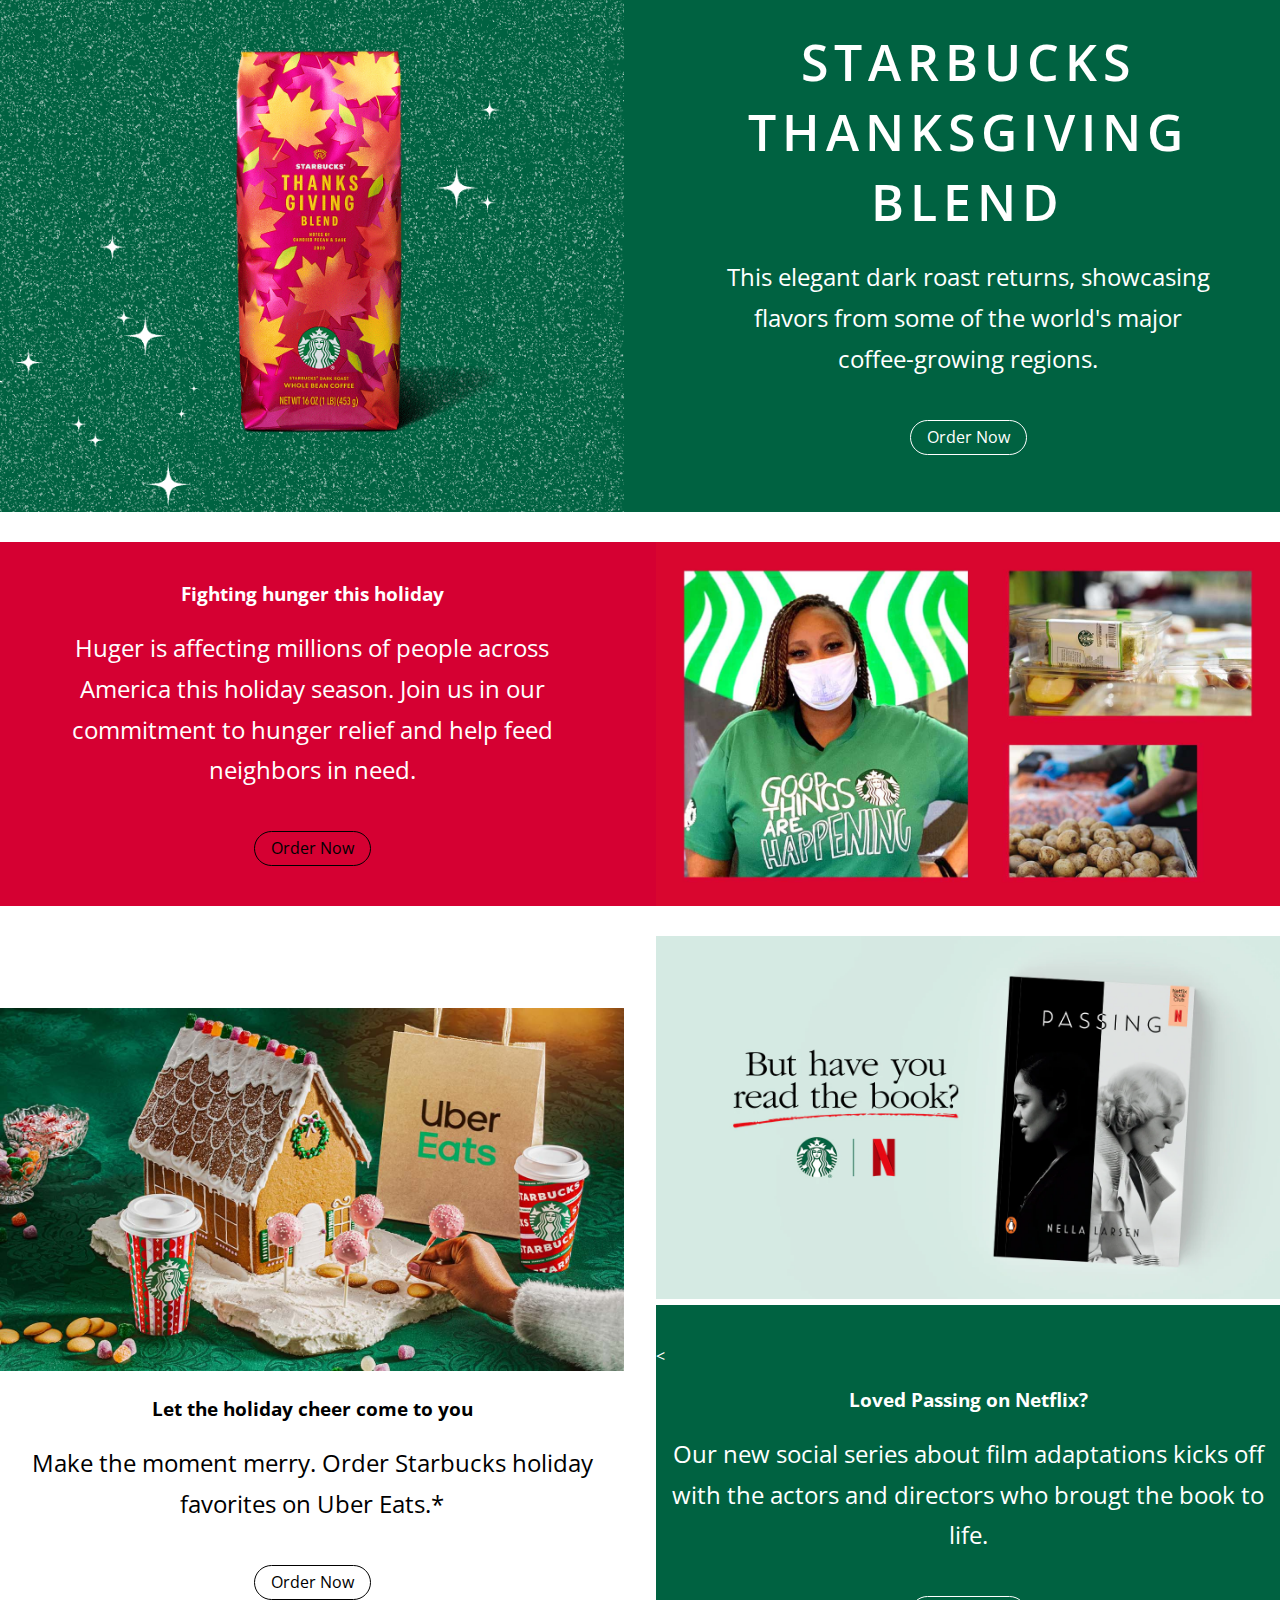
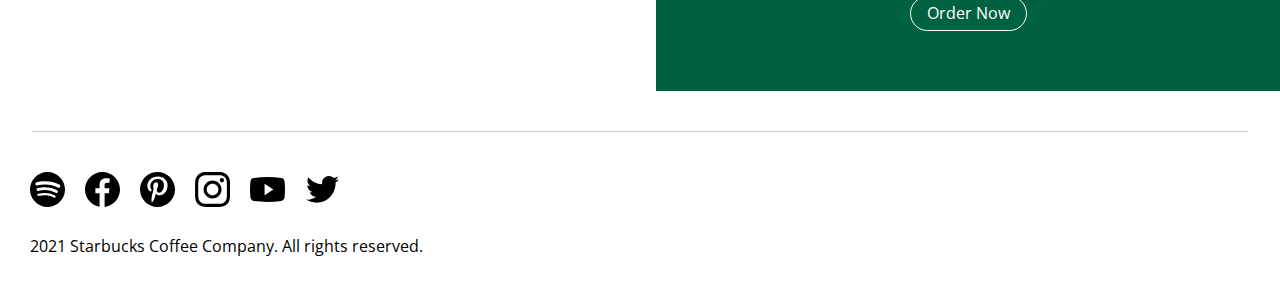
<file: Starbucks-Clone/index.html>
<!DOCTYPE html>
<html lang="en">
<head>
    <meta charset="UTF-8">
    <meta name="viewport" content="width=device-width, initial-scale=1.0">
    <link rel="stylesheet" href="style.css">
    <title>Starbucks Coffee Company</title>
</head>
<body>
    <nav class="navbar">
        <div class="navbar-container">
            <div class="navbar-brand">
                <a href="index.html">
                    <img src="img/logo.svg" alt="Starbucks">
                </a>
            </div>

>   <ul class="navbar-nav-left">
    <li>
        <a href="#">Menu</a>
    </li>
     <li>
        <a href="#">Rewards</a>
    </li>
     <li>
        <a href="#">Gift Cards</a>
    </li>
    </ul>

    <ul class="navbar-nav-right">
        <li>
        <a href="#">
            <img src="img/marker.svg" alt="">
            <span>Find a store</span>
        </a>
        </li>
        <li><button class="btn-dark-outline">Sign in</button></li>
         <li><button class="btn-dark">Join now</button></li>
    </ul>

    <!-- Hamburger Menu-->
     <button type="button" class="hamburger" id="menu-btn">
        <span class="hamburger-top"></span>
        <span class="hamburger-middle"></span>
        <span class="hamburger-bottom"></span>
     </button>
        </div>
    </nav>

    <!-- Mobile Menu-->
     <div class="mobile-menu hidden" id="menu">
        <ul>
            <li>
        <a href="#">Menu</a>
    </li>
     <li>
        <a href="#">Rewards</a>
    </li>
     <li>
        <a href="#">Gift Cards</a>
    </li>
        </ul>

        <div class="mobile-menu-bottom">
            <button class="btn btn-dark-outline">Sign-in</button>
            <button class="btn btn-dark">Join now</button>
            <div>
                 <a href="#">
                <img src="img/marker.svg" alt="">
                <span>Find a store</span></a>
            </div>
        </div>
     </div>

    <!--Box A-->
    <section class="box box-a bg-primary text-center py-md">
        <div class="box-inner">
            <h2 class="text-xl">Jingle all the way to free favorites</h2>
            <p class="text-md">
                Join Starbucks Rewards for delicious deals & exclusive offers.
                <a href="#">Learn more</a>
            </p>
        </div>
    </section>

    <!--Box B-->
    <section class="box box-b bg-secondary grid-col-2">
        <img src="img/box-b.png" alt="">
        <div class="box-text">
            <h2 class="text-xl">New to the nice list</h2>
                <p class="text-md"> For a nondairy twist on a hioliday cookie clssic, trythe new Iced Sugar Cookie Almondmilk Latte. </p>
                <a href="#" class="btn btn-dark-outline">Order Now</a>
        </div>
    </section>

     <!--Box C-->
    <section class="box box-c bg-secondary grid-col-2 grid-reversed">
        <img src="img/box-c.png" alt="">
        <div class="box-text">
            <h2 class="text-xl">Merry moment</h2>
                <p class="text-md"> Treat  yourself to a festive Sugar Plum Cheese Danish with a nicely spiced sugar-plum spread.</p>
                <a href="#" class="btn btn-dark-outline">Order Now</a>
        </div>
    </section>

     <!--Box D-->
    <section class="box box-d bg-primary grid-col-2">
        <img src="img/box-d.png" alt="">
        <div class="box-text">
            <h2 class="text-xl">Starbucks Thanksgiving Blend</h2>
                <p class="text-md"> This elegant dark roast returns, showcasing flavors from some of the world's major coffee-growing regions. </p>
                <a href="#" class="btn btn-light-outline">Order Now</a>
        </div>
    </section>

     <!--Box E-->
    <section class="box box-e bg-secondary grid-col-2 grid-reversed">
        <img src="img/box-e.jpg" alt="">
        <div class="box-text">
            <h2 class="text-sm">Fighting hunger this holiday</h2>
                <p class="text-md"> Huger is affecting millions of people across America this holiday season. Join us in our commitment to hunger relief and help feed neighbors in need.</p>
                <a href="#" class="btn btn-dark-outline">Order Now</a>
        </div>
    </section>

    <!--Box F-->
    <section class="box box-f grid-col-2">
        <div>
             <img src="img/box-f1.jpg" alt="">
             <divclass="bg-extra py-lg">
                <div class="box-text">
            <h2 class="text-sm">Let the holiday cheer come to you</h2>
                <p class="text-md">
                    Make the moment merry. Order Starbucks holiday favorites on Uber Eats.*
                </p>
                <a href="#" class="btn btn-dark-outline">Order Now</a>
        </div> 
        </div>
        </div>
        <div>
             <img src="img/box-f2.jpg" alt="">
             <div class="bg-primary py-lg">
 <          <div class="box-text">
            <h2 class="text-sm">Loved Passing on Netflix?</h2>
                <p class="text-md">Our new social series about film adaptations kicks off with the actors and directors who brougt the book to life.</p>
                <a href="#" class="btn btn-light-outline">Order Now</a>
             </div>
             </div>
        </div>
    </section>

    <div class="divider"></div>

    <footer class="footer">
        <div class="footer-container">
            <div class="social">
                <a href="https://spotify.com">
                <img src="./img/social-spotify.svg" alt="" />
                </a>
                <a href="https://facebook.com">
                <img src="./img/social-facebook.svg" alt="" />
                </a>
                <a href="https://pinterest.com">
                <img src="./img/social-pinterest.svg" alt="" />
                </a>
                <a href="https://intagram.com">
                <img src="./img/social-instagram.svg" alt="" />
                </a>
                <a href="https://youtube.com">
                <img src="./img/social-youtube.svg" alt="" />
                </a>
                <a href="https://twitter.com">
                <img src="./img/social-twitter.svg" alt="" />
                </a>
            </div>
            <p> 2021 Starbucks Coffee Company. All rights reserved.</p>
        </div>
    </footer> 

    <script src="script.js"></script>
</body>
</html>
</file>
<file: css/style.css>
* {
  box-sizing: border-box;
  margin: 0;
  padding: 0;
}

:root {
  --primary-color: #4891ff;
  --light-color: #f4f4f6;
  --dark-color: #111;
}

body {
  font-family: 'Poppins', sans-serif;
  font-size: 16px;
  line-height: 1.5;
  background: #fff;
  overflow-x: hidden;
}

a {
  text-decoration: none;
  color: #333;
}

ul {
  list-style: none;
}

img {
  max-width: 100%;
}

/* Navbar */
.navbar {
  background: #fff;
  padding: 20px;
}

.navbar .container {
  display: flex;
  justify-content: space-between;
  align-items: center;
}

.navbar .main-menu ul {
  display: flex;
}

.navbar ul li a {
  padding: 10px 20px;
  display: block;
  font-weight: 600;
  transition: 0.5s;
}

.navbar ul li a:hover {
  color: var(--primary-color);
}

.navbar ul li a i {
  margin-right: 10px;
}

.navbar ul li:last-child a {
  margin-left: 10px;
}

/* Hero */
.hero {
  margin-bottom: 50px;
}

.hero .container {
  background: url('../images/hero-bg.png') no-repeat;
  background-size: contain;
  background-position: center bottom;
  height: 550px;
}

.hero .hero-content {
  width: 70%;
}

.hero .hero-text {
  width: 70%;
  margin-bottom: 20px;
}

/* Video */
.video {
  padding: 10px 0 40px;
}

.video .video-content {
  display: flex;
  flex-direction: column;
  align-items: center;
}

.video .video-preview {
  margin-bottom: 20px;
}

/* Testimonials */
.testimonials {
  padding: 40px 0;
}

.testimonials .testimonials-heading {
  width: 700px;
  margin-bottom: 40px;
}

.testimonials .testimonials-grid {
  display: grid;
  grid-template-columns: repeat(3, 1fr);
  gap: 30px;
}

.testimonials .card p:nth-child(2) {
  margin-top: 30px;
  font-weight: bold;
}

/* Pricing */
.pricing .pricing-grid {
  display: grid;
  grid-template-columns: repeat(2, 1fr);
  gap: 30px;
  margin-top: 50px;
}

.pricing .pricing-card-subheading {
  margin-bottom: 30px;
}

.pricing .pricing-card-price {
  margin-bottom: 30px;
  padding: 20px 0;
  border-bottom: 1px solid #ccc;
}

.pricing ul {
  margin: 30px 0;
}

.pricing ul li {
  margin-bottom: 20px;
}

.pricing ul li i {
  margin-right: 10px;
}

.pricing .pricing-footer {
  margin: 30px 0;
}

/* FAQ */
.faq {
  padding: 40px 0;
}

.faq .faq-group {
  border-bottom: 1px solid #ccc;
  padding-bottom: 20px;
}

.faq .faq-group .faq-group-header {
  padding: 20px 0;
  margin-bottom: 15px;
  position: relative;
}

.faq .faq-group .faq-group-header h4 {
  font-weight: 600;
  width: 95%;
}

.faq .faq-group .faq-group-header i {
  position: absolute;
  right: 0;
  top: 35px;
  font-size: 1.3rem;
  cursor: pointer;
}

.faq .faq-group .faq-group-body {
  display: none;
}

.faq .faq-group .faq-group-body.open {
  display: block;
}

.faq ul.faq-menu {
  max-width: 400px;
  margin: auto;
  display: flex;
  justify-content: space-between;
  align-items: center;
  background: #ddd;
  padding: 10px 20px;
  border-radius: 10px;
  font-weight: 600;
  cursor: pointer;
}

.faq ul.faq-menu li {
  padding: 10px 20px;
  border-radius: 5px;
  text-align: center;
}

.faq ul.faq-menu li.active {
  background: var(--primary-color);
  color: #fff;
}

/* Footer */
.footer {
  padding: 40px 0;
}

.footer h4 {
  margin-bottom: 10px;
}

.footer ul li {
  line-height: 2.5;
}

.footer a {
  color: #ccc;
}

.footer i {
  font-size: 1.5rem;
  margin-right: 10px;
}

.footer-grid {
  display: grid;
  grid-template-columns: 2fr 1fr 1fr 1fr;
  gap: 30px;
  justify-content: center;
  align-items: center;
}

.footer .card {
  margin: 20px 30px 30px 0;
}

.footer input[type='email'] {
  width: 100%;
  padding: 10px;
  border: 1px solid #ccc;
  border-radius: 5px;
  margin: 20px 0;
}

/* Utility Classes */
.container {
  max-width: 1100px;
  margin: 0 auto;
  padding: 0 15px;
}

.container-sm {
  max-width: 800px;
  margin: 0 auto;
  padding: 0 15px;
}

/* Card */
.card {
  background: #fff;
  color: #000;
  border-radius: 10px;
  padding: 20px;
}

/* Buttons */
.btn {
  display: inline-block;
  padding: 13px 20px;
  background: var(--light-color);
  color: #333;
  font-weight: 600;
  text-decoration: none;
  border: none;
  border-radius: 10px;
  cursor: pointer;
  text-align: center;
  transition: 0.5s;
}

.btn:hover {
  opacity: 0.8;
}

.btn-primary {
  background: var(--primary-color);
  color: #fff;
}

.btn-dark {
  background: var(--dark-color);
  color: #fff;
}

.btn-block {
  display: block;
  width: 100%;
}

/* Text Classes */
.text-xxl {
  font-size: 3rem;
  line-height: 1.2;
  font-weight: 600;
  margin: 40px 0 20px;
}

.text-xl {
  font-size: 2.2rem;
  line-height: 1.4;
  font-weight: normal;
  margin: 40px 0 20px;
}

.text-lg {
  font-size: 1.8rem;
  line-height: 1.4;
  font-weight: normal;
  margin: 30px 0 20px;
}

.text-md {
  font-size: 1.2rem;
  line-height: 1.4;
  font-weight: normal;
  margin: 20px 0 10px;
}

.text-sm {
  font-size: 0.9rem;
  line-height: 1.4;
  font-weight: normal;
  margin: 10px 0 5px;
}

.text-center {
  text-align: center;
}

/* Background */
.bg-primary {
  background: var(--primary-color);
  color: #fff;
}

.bg-light {
  background: var(--light-color);
  color: #333;
}

.bg-dark {
  background: var(--dark-color);
  color: #fff;
}

.bg-black {
  background: #000;
  color: #fff;
}

/* Hamburger Button */
.hamburger-button {
  display: none;
  background: none;
  border: none;
  cursor: pointer;
  padding: 10px;
  z-index: 1000;
}

.hamburger-button .hamburger-line {
  width: 30px;
  height: 3px;
  background: #333;
  margin: 6px 0;
}

/* Mobile Menu */
.mobile-menu {
  position: fixed;
  top: 0;
  right: -300px;
  width: 250px;
  height: 100%;
  z-index: 100;
  background: #fff;
  box-shadow: 0px 0px 10px rgba(0, 0, 0, 0.2);
  transition: right 0.3s ease-in-out;
}

.mobile-menu.active {
  right: 0;
}

.mobile-menu ul {
  margin-top: 100px;
  padding-right: 10px;
}

.mobile-menu ul li {
  margin: 10px 0;
}

.mobile-menu ul li a {
  font-size: 20px;
  transition: 0.3s;
}

/* Media Queries */
@media (max-width: 960px) {
  .text-xxl {
    font-size: 2.5rem;
  }
}

@media (max-width: 670px) {
  .navbar .main-menu {
    display: none;
  }

  .navbar .hamburger-button {
    display: block;
  }

  .hero .container {
    background: url('../images/hero-bg-mobile.png') no-repeat;
    background-size: 350px 400px;
    background-position: bottom;
    height: 770px;
  }

  .hero .hero-content,
  .hero .hero-text {
    width: 100%;
    text-align: center;
  }

  .hero .hero-buttons .btn {
    margin-bottom: 10px;
    display: block;
    width: 100%;
  }

  .testimonials .testimonials-heading {
    max-width: 100%;
    text-align: center;
  }

  .testimonials .testimonials-grid,
  .pricing .pricing-grid,
  .footer .footer-grid {
    grid-template-columns: 1fr;
  }

  .footer .card {
    margin-right: 0;
  }

  .footer .footer-grid > div {
    text-align: center;
  }

  /* Text */
  .text-xl {
    font-size: 1.9rem;
  }

  .text-lg {
    font-size: 1.5rem;
  }

  .text-md {
    font-size: 1.1rem;
  }
}

@media (max-width: 500px) {
  .text-xxl {
    font-size: 2rem;
  }
}
</file>
<file: faqaccordion-main/style.css>
* {
  margin: 0;
  padding: 0;
  box-sizing: border-box;
}
@font-face {
  font-family: 'WorkSans';
  src: url('fonts/WorkSans-VariableFont_wght.ttf') format('truetype');
  font-weight: 1 999; /* Supports variable weights */
  font-style: normal;
}


body {
  font-family: 'WorkSans', sans-serif;
  background: url('background-pattern-desktop.svg') no-repeat top;
  background-color: #f8f0ff;
  min-height: 100vh;
  display: flex;
  justify-content: center;
  align-items: center;
}

.container {
  background: white;
  padding: 2rem;
  border-radius: 16px;
  width: 90%;
  max-width: 600px;
  box-shadow: 0 10px 30px rgba(0, 0, 0, 0.1);
}

.faq-header {
  display: flex;
  align-items: center;
  gap: 1rem;
  margin-bottom: 1.5rem;
}

.faq-header h1 {
  font-size: 2.5rem;
  color: #2e0e4c;
}

.icon {
  width: 30px;
  height: 30px;
}

.faq {
  border-bottom: 1px solid #ddd;
  padding: 1rem 0;
}

.question {
  display: flex;
  justify-content: space-between;
  cursor: pointer;
}

.question h2 {
  font-size: 1rem;
  color: #2e0e4c;
}

.toggle-icon {
  width: 20px;
  height: 20px;
  transition: transform 0.3s ease;
}

.answer {
  max-height: 0;
  overflow: hidden;
  transition: max-height 0.3s ease;
  font-size: 0.95rem;
  color: #666;
  margin-top: 0.5rem;
}

.answer.show {
  max-height: 200px;
}
</file>
<file: Growth Landing Page/style.css>
* {
  box-sizing: border-box;
  margin: 0;
  padding: 0;
}

:root {
  --primary-color: #4891ff;
  --light-color: #f4f4f6;
  --dark-color: #111;
}

body {
  font-family: 'Poppins', sans-serif;
  font-size: 16px;
  line-height: 1.5;
  background: #fff;
  overflow-x: hidden;
}

a {
  text-decoration: none;
  color: #333;
}

ul {
  list-style: none;
}

img {
  max-width: 100%;
}

/* Navbar */
.navbar {
  background: #fff;
  padding: 20px;
}

.navbar .container {
  display: flex;
  justify-content: space-between;
  align-items: center;
}

.navbar .main-menu ul {
  display: flex;
}

.navbar ul li a {
  padding: 10px 20px;
  display: block;
  font-weight: 600;
  transition: 0.5s;
}

.navbar ul li a:hover {
  color: var(--primary-color);
}

.navbar ul li a i {
  margin-right: 10px;
}

.navbar ul li:last-child a {
  margin-left: 10px;
}

/* Hero */
.hero {
  margin-bottom: 50px;
}

.hero .container {
  background: url('../Growth\ Landing\ Page/images/hero-bg.png') no-repeat;
  background-size: contain;
  background-position: center bottom;
  height: 550px;
}

.hero .hero-content {
  width: 70%;
}

.hero .hero-text {
  width: 70%;
  margin-bottom: 20px;
}

/* Video */
.video {
  padding: 10px 0 40px;
}

.video .video-content {
  display: flex;
  flex-direction: column;
  align-items: center;
}

.video .video-preview {
  margin-bottom: 20px;
}

/* Testimonials */
.testimonials {
  padding: 40px 0;
}

.testimonials .testimonials-heading {
  width: 700px;
  margin-bottom: 40px;
}

.testimonials .testimonials-grid {
  display: grid;
  grid-template-columns: repeat(3, 1fr);
  gap: 30px;
}

.testimonials .card p:nth-child(2) {
  margin-top: 30px;
  font-weight: bold;
}

/* Pricing */
.pricing .pricing-grid {
  display: grid;
  grid-template-columns: repeat(2, 1fr);
  gap: 30px;
  margin-top: 50px;
}

.line{
  line-height: 0.75;
}

.pricing .pricing-card-subheading {
  margin-bottom: 30px;
}

.pricing .pricing-card-price {
  margin-bottom: 30px;
  padding: 20px 0;
  border-bottom: 1px solid #ccc;
}

.pricing ul {
  margin: 30px 0;
}

.pricing ul li {
  margin-bottom: 20px;
}

.pricing ul li i {
  margin-right: 10px;
}

.pricing .pricing-footer {
  margin: 30px 0;
}

/* FAQ */
.faq {
  padding: 40px 0;
}

.faq .faq-group {
  border-bottom: 1px solid #ccc;
  padding-bottom: 20px;
}

.faq .faq-group .faq-group-header {
  padding: 20px 0;
  margin-bottom: 15px;
  position: relative;
}

.faq .faq-group .faq-group-header h4 {
  font-weight: 600;
  width: 95%;
}

.faq .faq-group .faq-group-header i {
  position: absolute;
  right: 0;
  top: 35px;
  font-size: 1.3rem;
  cursor: pointer;
}

.faq .faq-group .faq-group-body {
  display: none;
}

.faq .faq-group .faq-group-body.open {
  display: block;
}

.faq ul.faq-menu {
  max-width: 400px;
  margin: auto;
  display: flex;
  justify-content: space-between;
  align-items: center;
  background: #ddd;
  padding: 10px 20px;
  border-radius: 10px;
  font-weight: 600;
  cursor: pointer;
}

.faq ul.faq-menu li {
  padding: 10px 20px;
  border-radius: 5px;
  text-align: center;
}

.faq ul.faq-menu li.active {
  background: var(--primary-color);
  color: #fff;
}

/* Footer */
.footer {
  padding: 40px 0;
}

.footer h4 {
  margin-bottom: 10px;
}

.footer ul li {
  line-height: 2.5;
}

.footer a {
  color: #ccc;
}

.footer i {
  font-size: 1.5rem;
  margin-right: 10px;
}

.footer-grid {
  display: grid;
  grid-template-columns: 2fr 1fr 1fr 1fr;
  gap: 30px;
  justify-content: center;
  align-items: center;
}

.footer .card {
  margin: 20px 30px 30px 0;
}

.footer input[type='email'] {
  width: 100%;
  padding: 10px;
  border: 1px solid #ccc;
  border-radius: 5px;
  margin: 20px 0;
}

/* Utility Classes */
.container {
  max-width: 1100px;
  margin: 0 auto;
  padding: 0 15px;
}

.container-sm {
  max-width: 800px;
  margin: 0 auto;
  padding: 0 15px;
}

/* Card */
.card {
  background: #fff;
  color: #000;
  border-radius: 10px;
  padding: 20px;
}

/* Buttons */
.btn {
  display: inline-block;
  padding: 13px 20px;
  background: var(--light-color);
  color: #333;
  font-weight: 600;
  text-decoration: none;
  border: none;
  border-radius: 10px;
  cursor: pointer;
  text-align: center;
  transition: 0.5s;
}

.btn:hover {
  opacity: 0.8;
}

.btn-getstarted{
  margin-right: 20px;
}

.btn-primary {
  background: var(--primary-color);
  color: #fff;
}

.btn-dark {
  background: var(--dark-color);
  color: #fff;
}

.btn-block {
  display: block;
  width: 100%;
}

/* Text Classes */
.text-xxl {
  font-size: 3rem;
  line-height: 1.2;
  font-weight: 600;
  margin: 40px 0 20px;
}

.text-xl {
  font-size: 2.2rem;
  line-height: 1.4;
  font-weight: normal;
  margin: 40px 0 20px;
}

.text-lg {
  font-size: 1.8rem;
  line-height: 1.4;
  font-weight: normal;
  margin: 30px 0 20px;
}

.text-md {
  font-size: 1.2rem;
  line-height: 1.4;
  font-weight: normal;
  margin: 20px 0 10px;
}

.text-sm {
  font-size: 0.9rem;
  line-height: 1.4;
  font-weight: normal;
  margin: 10px 0 5px;
}

.text-center {
  text-align: center;
}

/* Background */
.bg-primary {
  background: var(--primary-color);
  color: #fff;
}

.bg-light {
  background: var(--light-color);
  color: #333;
}

.bg-dark {
  background: var(--dark-color);
  color: #fff;
}

.bg-black {
  background: #000;
  color: #fff;
}

/* Hamburger Button */
.hamburger-button {
  display: none;
  background: none;
  border: none;
  cursor: pointer;
  padding: 10px;
  z-index: 1000;
}

.hamburger-button .hamburger-line {
  width: 30px;
  height: 3px;
  background: #333;
  margin: 6px 0;
}

/* Mobile Menu */
.mobile-menu {
  position: fixed;
  top: 0;
  right: -300px;
  width: 250px;
  height: 100%;
  z-index: 100;
  background: #fff;
  box-shadow: 0px 0px 10px rgba(0, 0, 0, 0.2);
  transition: right 0.3s ease-in-out;
}

.mobile-menu.active {
  right: 0;
}

.mobile-menu ul {
  margin-top: 100px;
  padding-right: 10px;
}

.mobile-menu ul li {
  margin: 10px 0;
}

.mobile-menu ul li a {
  font-size: 20px;
  transition: 0.3s;
}

/* Media Queries */
@media (max-width: 960px) {
  .text-xxl {
    font-size: 2.5rem;
  }
}

@media (max-width: 670px) {
  .navbar .main-menu {
    display: none;
  }

  .navbar .hamburger-button {
    display: block;
  }

  .hero .container {
    background: url('../Growth\ Landing\ Page/images/hero-bg-mobile.png') no-repeat;
    background-size: 350px 400px;
    background-position: bottom;
    height: 770px;
  }

  .hero .hero-content,
  .hero .hero-text {
    width: 100%;
    text-align: center;
  }

  .hero .hero-buttons .btn {
    margin-bottom: 10px;
    display: block;
    width: 100%;
  }

  .testimonials .testimonials-heading {
    max-width: 100%;
    text-align: center;
  }

  .testimonials .testimonials-grid,
  .pricing .pricing-grid,
  .footer .footer-grid {
    grid-template-columns: 1fr;
  }

  .footer .card {
    margin-right: 0;
  }

  .footer .footer-grid > div {
    text-align: center;
  }

  /* Text */
  .text-xl {
    font-size: 1.9rem;
  }

  .text-lg {
    font-size: 1.5rem;
  }

  .text-md {
    font-size: 1.1rem;
  }
}

@media (max-width: 500px) {
  .text-xxl {
    font-size: 2rem;
  }
}
</file>
<file: Starbucks-Clone/style.css>
@import url('https://fonts.googleapis.com/css2?family=Open+Sans:wght@400;600;700&display=swap');

:root {
  --color-primary: #006241;
  --color-secondary: #d50032;
  --color-extra: #d4e9e2;
}

* {
  box-sizing: border-box;
  margin: 0;
  padding: 0;
}

html,
body {
  font-family: 'Open Sans', sans-serif;
  line-height: 1.4;
  color: #000;
}

a {
  color: #000;
}

ul {
  list-style: none;
}

p {
  margin: 5px 0;
  line-height: 1.7;
}

img {
  max-width: 100%;
}

section a {
  color: #fff;
}

/* Navbar */
.navbar {
  width: 100%;
  height: auto;
  background-color: #fff;
  padding: 20px;
  box-shadow: 0 1px 3px rgb(0 0 0 / 10%), 0 2px 2px rgb(0 0 0 / 6%),
    0 0 2px rgb(0 0 0 / 7%);
}

.navbar-container {
  display: flex;
  justify-content: space-between;
  align-items: center;
  max-width: 1440px;
  margin: 0 auto;
}

.navbar ul {
  display: flex;
  align-items: center;
}

.navbar li {
  margin: 0 15px;
  font-weight: bold;
}

.navbar a {
  color: #000;
  text-decoration: none;
}

.navbar a:hover {
  color: var(--color-primary);
}

.navbar-brand img {
  width: 50px;
  height: 50px;
}

.navbar-nav-left {
  text-transform: uppercase;
  flex: 1;
  margin-left: 20px;
}

.navbar-nav-right li:first-child a {
  display: flex;
  align-items: center;
}

.navbar-nav-right img {
  height: 20px;
  width: 20px;
  margin-right: 10px;
}

.navbar-nav-right li:nth-child(2) {
  margin: 0 5px;
}

/* Footer & Social */
.footer-container {
  width: 100%;
  max-width: 1440px;
  margin: 0 auto;
  padding: 0 30px 30px;
}

.social {
  display: flex;
  align-items: center;
  margin: 20px 0;
}

.social img {
  width: 35px;
  height: 35px;
}

.social a {
  text-decoration: none;
  margin-right: 20px;
}

.divider {
  width: 95%;
  height: 1px;
  background-color: #ccc;
  margin: 40px auto;
}

/* Box */
.box {
  margin-bottom: 30px;
}

.box-inner {
  max-width: 700px;
  margin: 0 auto;
}

.box-text {
  max-width: 500px;
  text-align: center;
  justify-self: center;
  padding: 20px 0;
  margin: 0 auto;
}

.box-text .btn {
  margin-top: 20px;
}

.box-f .box-text {
  max-width: 600px;
}

/* Grid Styles */
.grid-col-2 {
  display: grid;
  grid-template-columns: repeat(2, 1fr);
  gap: 2rem;
  align-items: center;
  justify-content: space-between;
}

.grid-reversed :first-child {
  order: 2;
}

/* Buttons */
.btn {
  cursor: pointer;
  display: inline-block;
  background: none;
  border: 1px #000 solid;
  border-radius: 50px;
  padding: 7px 16px;
  line-height: 1.2;
  text-align: center;
  text-decoration: none;
}

.btn-dark-outline {
  border-color: #000;
  color: #000;
}

.btn-dark-outline:hover,
.btn-light-outline:hover {
  background-color: rgba(0, 0, 0, 0.06);
}

.btn-light-outline {
  border-color: #fff;
  color: #fff;
}

.btn-dark {
  background-color: #000;
  color: #fff;
}

.btn-dark:hover {
  background-color: #333;
}

/* Backgrounds */
.bg-primary {
  background-color: var(--color-primary);
  color: #fff;
}
.bg-secondary {
  background-color: var(--color-secondary);
  color: #fff;
}
.bg-extra {
  background-color: var(--color-extra);
  color: #000;
}
.bg-dark {
  background-color: var(--color-dark);
  color: #000;
}

/* Text Styling */
.text-center {
  text-align: center;
}

.text-xl {
  font-size: 50px;
  text-transform: uppercase;
  letter-spacing: 6px;
  font-weight: 600;
  margin-bottom: 20px;
}

.text-lg {
  font-size: 40px;
  text-transform: uppercase;
  margin-bottom: 20px;
}

.text-md {
  font-size: 24px;
  margin-bottom: 20px;
}

.text-sm {
  font-size: 19px;
  margin-bottom: 20px;
}

/* Padding */
.py-sm {
  padding: 10px 0;
}
.py-md {
  padding: 20px 0;
}
.py-lg {
  padding: 40px 0;
}

/* Hamburger Menu Icon */
.hamburger {
  cursor: pointer;
  width: 24px;
  height: 24px;
  position: relative;
  background: none;
  border: none;
  z-index: 10;
  transition: all 0.25s;
  display: none;
}

.hamburger-top,
.hamburger-middle,
.hamburger-bottom {
  position: absolute;
  top: 0;
  left: 0;
  width: 24px;
  height: 2px;
  background: #000;
  transform: rotate(0);
  transition: all 0.5s;
}

.hamburger-middle {
  transform: translateY(7px);
}

.hamburger-bottom {
  transform: translateY(14px);
}

.open .hamburger-top {
  transform: rotate(45deg) translateY(6px) translateX(6px);
}

.open .hamburger-middle {
  display: none;
}

.open .hamburger-bottom {
  transform: rotate(-45deg) translateY(6px) translateX(-6px);
}

/* Mobile Menu */
.mobile-menu {
  position: fixed;
  top: 85px;
  right: 0;
  background-color: #fff;
  color: #000;
  width: 90%;
  height: 100%;
  padding: 30px;
  box-shadow: inset 0 4px 3px -3px rgb(0 0 0 / 10%),
    inset 0 4px 2px -2px rgb(0 0 0 / 7%);
  transition: all 0.3s;
}

.mobile-menu img {
  width: 20px;
  height: 20px;
  margin-right: 10px;
}

.mobile-menu ul {
  line-height: 3;
  border-bottom: #777 solid 1px;
  padding-bottom: 10px;
  margin-bottom: 30px;
}

.mobile-menu a {
  text-decoration: none;
  font-size: 20px;
}

.mobile-menu a:hover {
  color: var(--color-primary);
}

.mobile-menu div {
  margin-top: 20px;
}

.mobile-menu div a {
  display: flex;
  align-items: center;
  font-size: 16px;
}

.hidden {
  transform: translateX(100%);
}

.no-scroll {
  overflow: hidden;
}

@media (max-width: 960px) {
  .text-xl {
    font-size: 30px;
  }

  .text-lg {
    font-size: 25px;
  }

  .text-md {
    font-size: 19px;
  }
}

@media (max-width: 768px) {
  .hamburger {
    display: block;
  }

  .grid-col-2 {
    grid-template-columns: 1fr;
  }

  .grid-reversed :first-child {
    order: 0;
  }

  .navbar-brand img {
    width: 40px;
    height: 40px;
  }

  .navbar .navbar-nav-left,
  .navbar .navbar-nav-right {
    display: none;
  }

  .footer {
    text-align: center;
  }
}

@media (min-width: 1440px) {
  .box {
    max-width: 1440px;
    margin-right: auto;
    margin-left: auto;
  }

  .divider {
    max-width: 90%;
  }
}
</file>
